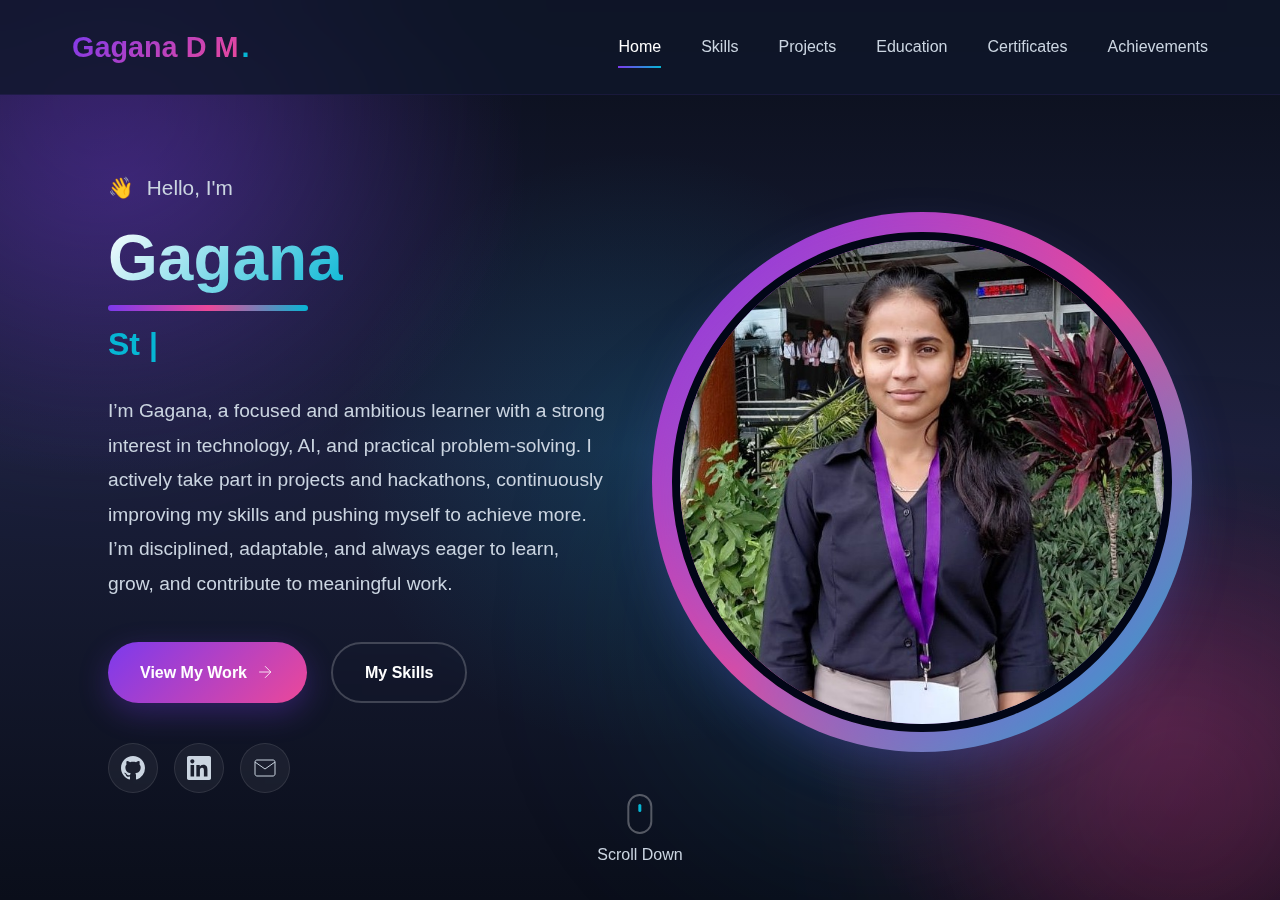
<file: index.html>
<!DOCTYPE html>
<html lang="en">
<head>
    <!-- Google tag (gtag.js) -->
<script async src="https://www.googletagmanager.com/gtag/js?id=G-W8YML89SFB"></script>
<script>
  window.dataLayer = window.dataLayer || [];
  function gtag(){dataLayer.push(arguments);}
  gtag('js', new Date());

  gtag('config', 'G-W8YML89SFB');
</script>
    <meta charset="UTF-8">
    <meta name="viewport" content="width=device-width, initial-scale=1.0">
    <title>Gagana- Portfolio</title>
    <link rel="stylesheet" href="style.css">
</head>
<body>
    <!-- Animated Background -->
    <div class="animated-bg">
        <div class="gradient-orb orb1"></div>
        <div class="gradient-orb orb2"></div>
        <div class="gradient-orb orb3"></div>
    </div>

    <!-- Navigation -->
    <nav class="navbar">
        <div class="nav-container">
            <div class="logo">
                <span class="logo-text">Gagana D M</span>
                <span class="logo-dot">.</span>
                
            </div>
            <div class="nav-menu" id="navMenu">
                <a href="index.html" class="nav-link active">Home</a>
                <a href="skills.html" class="nav-link">Skills</a>
                <a href="projects.html" class="nav-link">Projects</a>
                <a href="education.html" class="nav-link">Education</a>
                <a href="certificates.html" class="nav-link">Certificates</a>
                <a href="achievements.html" class="nav-link">Achievements</a>
            </div>
            <button class="mobile-toggle" onclick="toggleMenu()">
                <span></span>
                <span></span>
                <span></span>
            </button>
        </div>
    </nav>

    <!-- Hero Section -->
    <section class="hero">
        <div class="container">
            <div class="hero-content">
                <div class="hero-text">
                    <div class="greeting">
                        <span class="wave">👋</span>
                        <span>Hello, I'm</span>
                    </div>
                    <h1 class="hero-title">
                        <span class="name-text">Gagana</span>
                        <div class="title-underline"></div>
                    </h1>
                    <h2 class="hero-subtitle">
                        <span class="typing-text">Student at Global Academy of Technology</span>
                        <span class="cursor">|</span>
                    </h2>
                    <p class="hero-description">
                        I’m Gagana, a focused and ambitious learner with a strong interest in technology, AI, and practical problem-solving. I actively take part in projects and hackathons, continuously improving my skills and pushing myself to achieve more. I’m disciplined, adaptable, and always eager to learn, grow, and contribute to meaningful work.
                    </p>
                    <div class="cta-buttons">
                        <a href="projects.html" class="btn btn-primary">
                            <span>View My Work</span>
                            <svg width="20" height="20" viewBox="0 0 24 24" fill="none" stroke="currentColor">
                                <path d="M5 12h14M12 5l7 7-7 7"/>
                            </svg>
                        </a>
                        <a href="skills.html" class="btn btn-outline">
                            <span>My Skills</span>
                        </a>
                    </div>
                    <div class="social-links">
                        <a href="https://github.com/GAGANAMUNIRAJU" class="social-link" title="GitHub">
                            <svg width="24" height="24" viewBox="0 0 24 24" fill="currentColor">
                                <path d="M12 0C5.37 0 0 5.37 0 12c0 5.31 3.435 9.795 8.205 11.385.6.105.825-.255.825-.57 0-.285-.015-1.23-.015-2.235-3.015.555-3.795-.735-4.035-1.41-.135-.345-.72-1.41-1.23-1.695-.42-.225-1.02-.78-.015-.795.945-.015 1.62.87 1.845 1.23 1.08 1.815 2.805 1.305 3.495.99.105-.78.42-1.305.765-1.605-2.67-.3-5.46-1.335-5.46-5.925 0-1.305.465-2.385 1.23-3.225-.12-.3-.54-1.53.12-3.18 0 0 1.005-.315 3.3 1.23.96-.27 1.98-.405 3-.405s2.04.135 3 .405c2.295-1.56 3.3-1.23 3.3-1.23.66 1.65.24 2.88.12 3.18.765.84 1.23 1.905 1.23 3.225 0 4.605-2.805 5.625-5.475 5.925.435.375.81 1.095.81 2.22 0 1.605-.015 2.895-.015 3.3 0 .315.225.69.825.57A12.02 12.02 0 0024 12c0-6.63-5.37-12-12-12z"/>
                            </svg>
                        </a>
                        <a href="https://www.linkedin.com/in/gagana-d-m-7022972b9?utm_source=share&utm_campaign=share_via&utm_content=profile&utm_medium=android_app " class="social-link" title="LinkedIn">
                            <svg width="24" height="24" viewBox="0 0 24 24" fill="currentColor">
                                <path d="M20.447 20.452h-3.554v-5.569c0-1.328-.027-3.037-1.852-3.037-1.853 0-2.136 1.445-2.136 2.939v5.667H9.351V9h3.414v1.561h.046c.477-.9 1.637-1.85 3.37-1.85 3.601 0 4.267 2.37 4.267 5.455v6.286zM5.337 7.433c-1.144 0-2.063-.926-2.063-2.065 0-1.138.92-2.063 2.063-2.063 1.14 0 2.064.925 2.064 2.063 0 1.139-.925 2.065-2.064 2.065zm1.782 13.019H3.555V9h3.564v11.452zM22.225 0H1.771C.792 0 0 .774 0 1.729v20.542C0 23.227.792 24 1.771 24h20.451C23.2 24 24 23.227 24 22.271V1.729C24 .774 23.2 0 22.222 0h.003z"/>
                            </svg>
                        </a>
                        <a href="mailto:9027gaganadm@gmail.com" class="social-link" title="Email">
    <svg width="24" height="24" viewBox="0 0 24 24" fill="none" stroke="currentColor">
        <path d="M4 4h16c1.1 0 2 .9 2 2v12c0 1.1-.9 2-2 2H4c-1.1 0-2-.9-2-2V6c0-1.1.9-2 2-2z"/>
        <polyline points="22,6 12,13 2,6"/>
    </svg>
</a>

                    </div>
                </div>
                <div class="hero-image">
                    <div class="image-wrapper">
                        <div class="image-border"></div>
                        <div class="profile-pic">
                           
                            <div class="placeholder-avatar">
                                <svg width="100" height="100" viewBox="0 0 24 24" fill="currentColor">
                                     <img src="logo.jpg" alt="Your Name"> 
                                    <path d="M12 12c2.21 0 4-1.79 4-4s-1.79-4-4-4-4 1.79-4 4 1.79 4 4 4zm0 2c-2.67 0-8 1.34-8 4v2h16v-2c0-2.66-5.33-4-8-4z"/>
                                </svg>
                            </div>
                        </div>
                       
                    </div>
                </div>
            </div>
        </div>

        <!-- Scroll Indicator -->
        <div class="scroll-indicator">
            <div class="mouse">
                <div class="wheel"></div>
            </div>
            <span>Scroll Down</span>
        </div>
    </section>


    <script src="script.js"></script>
</body>
</html>
</file>
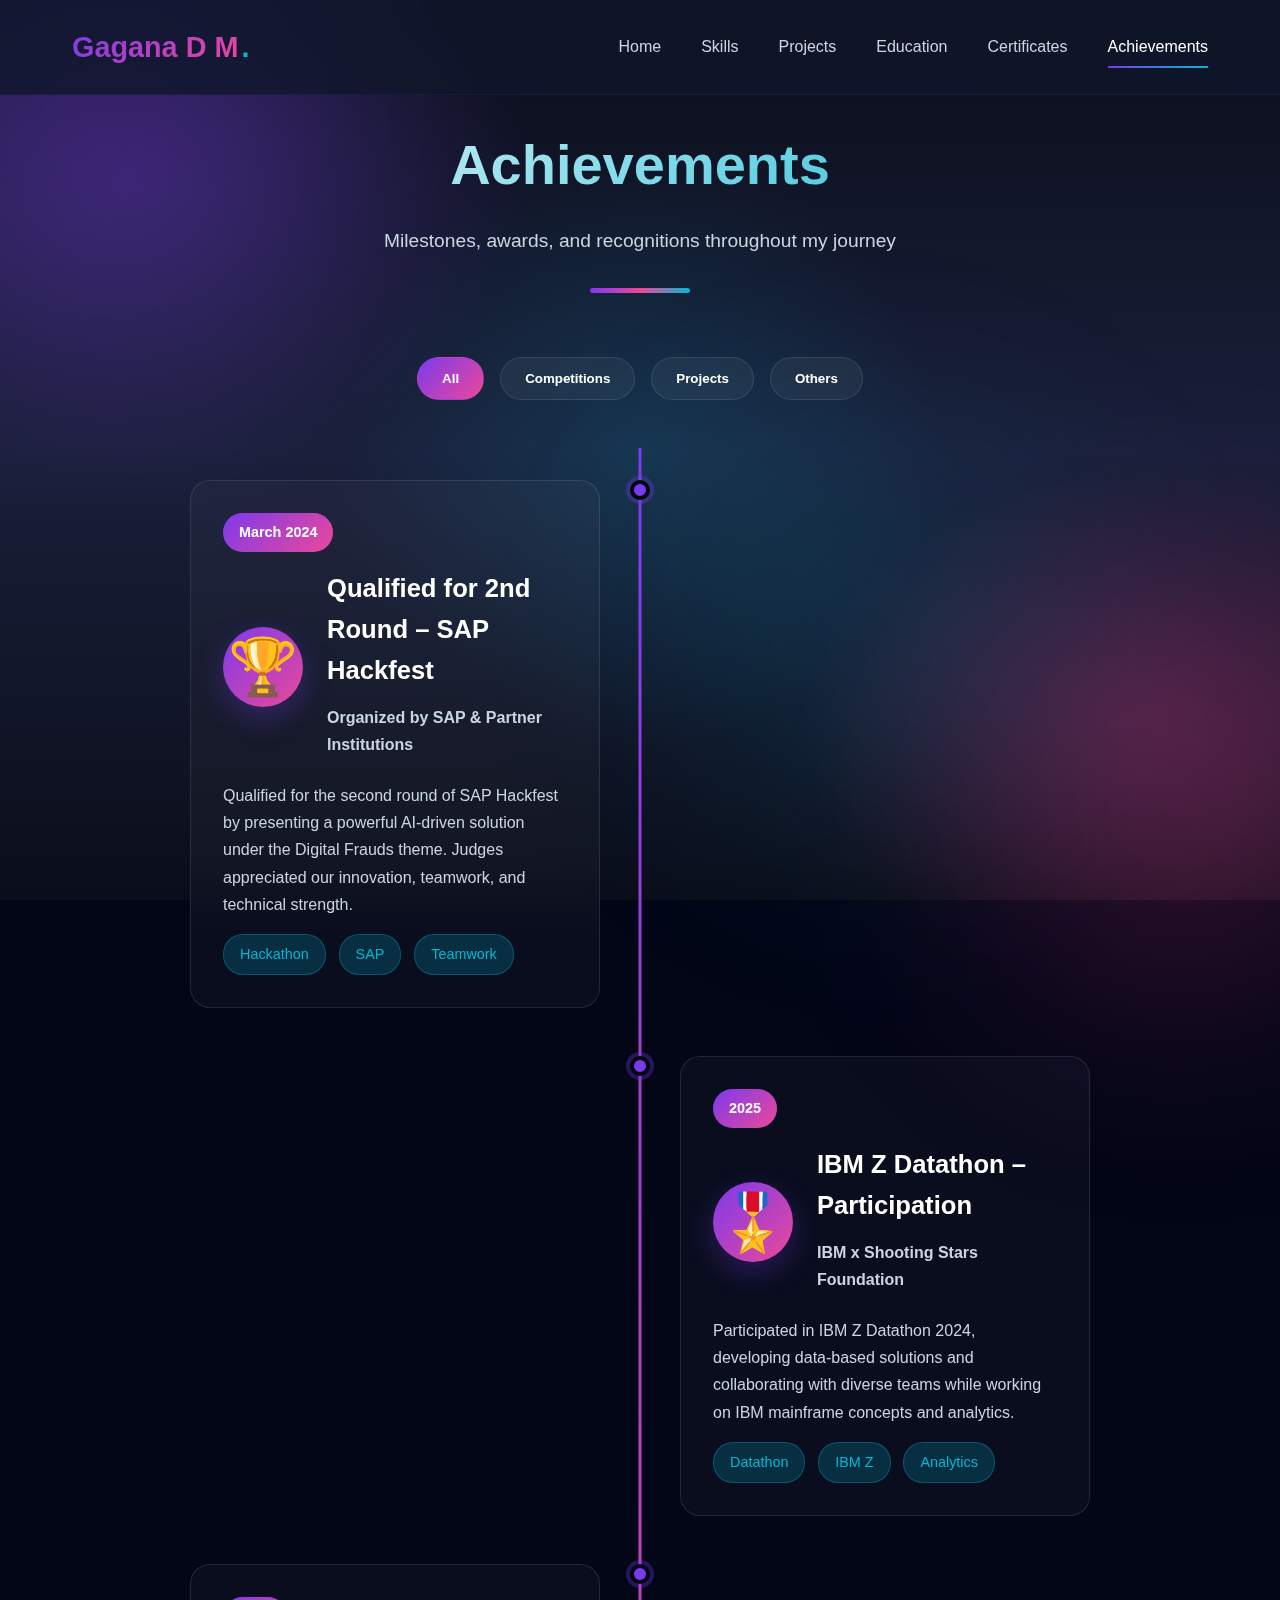
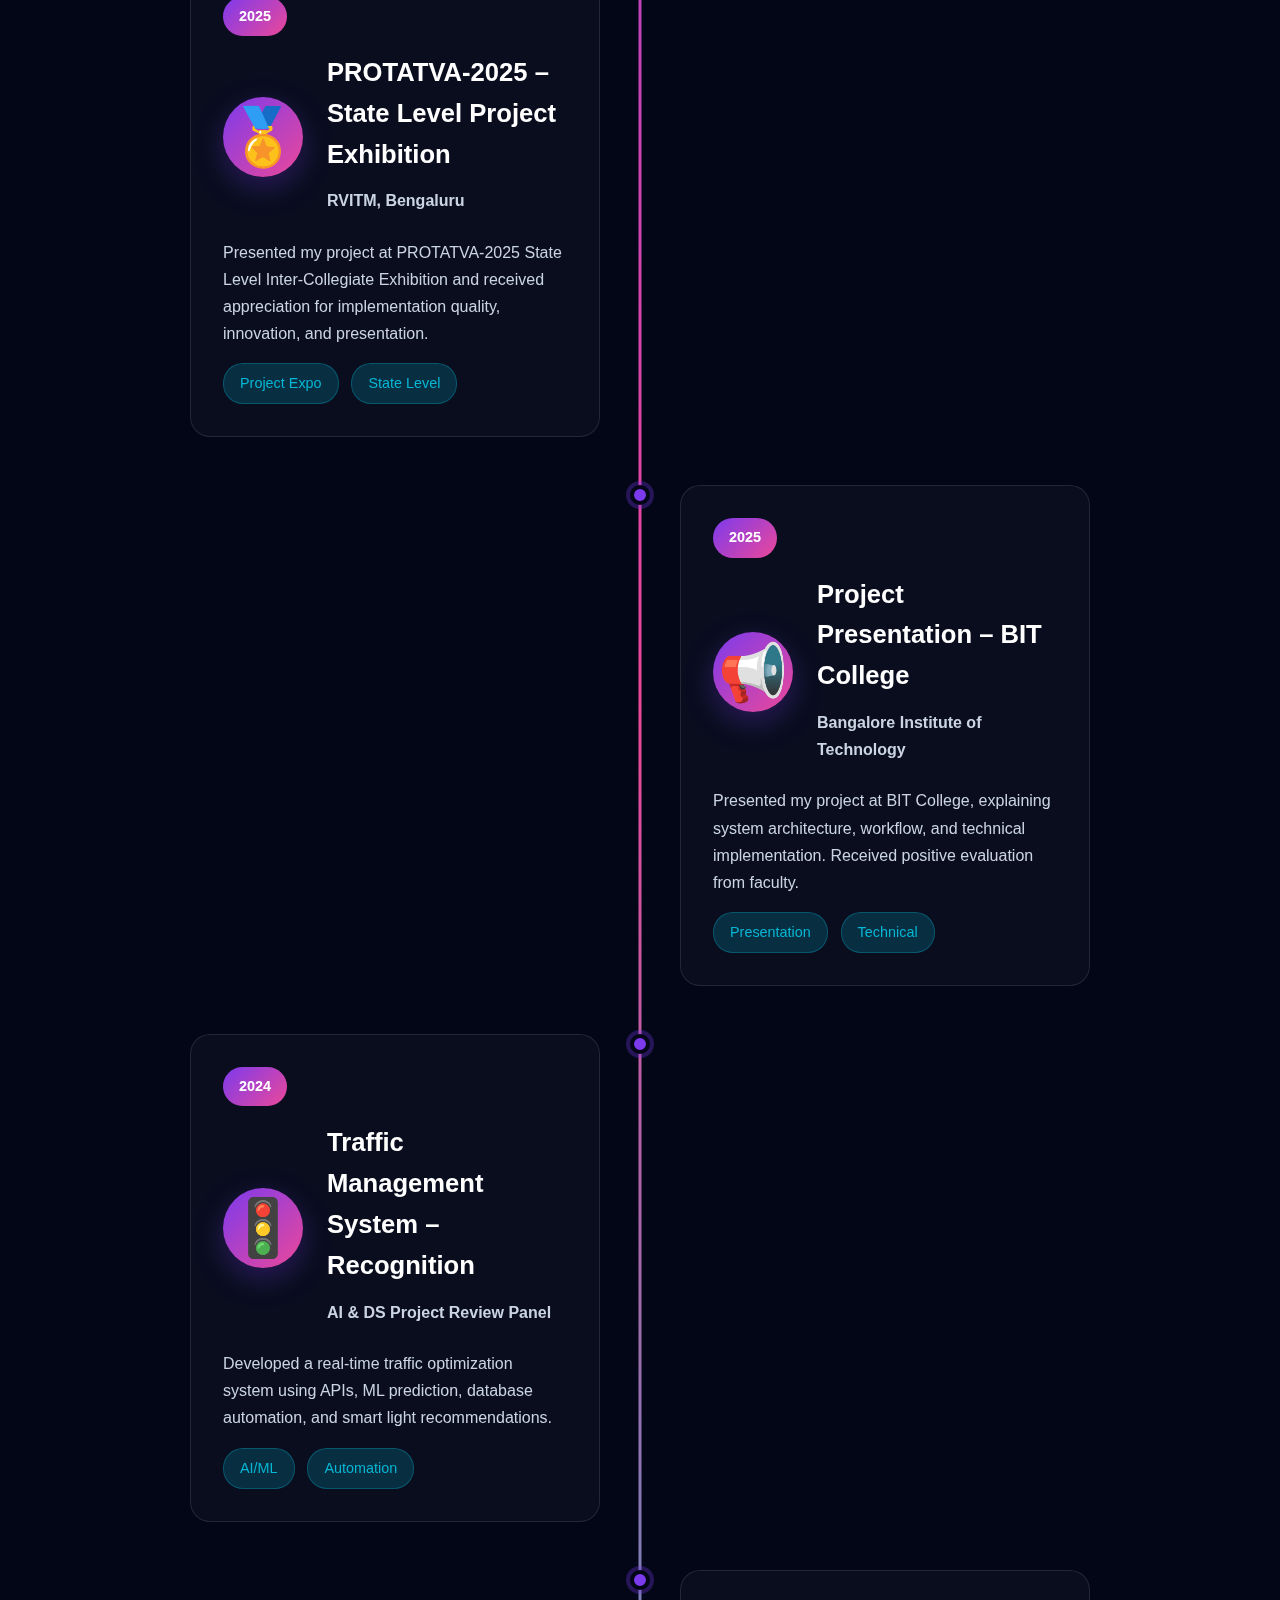
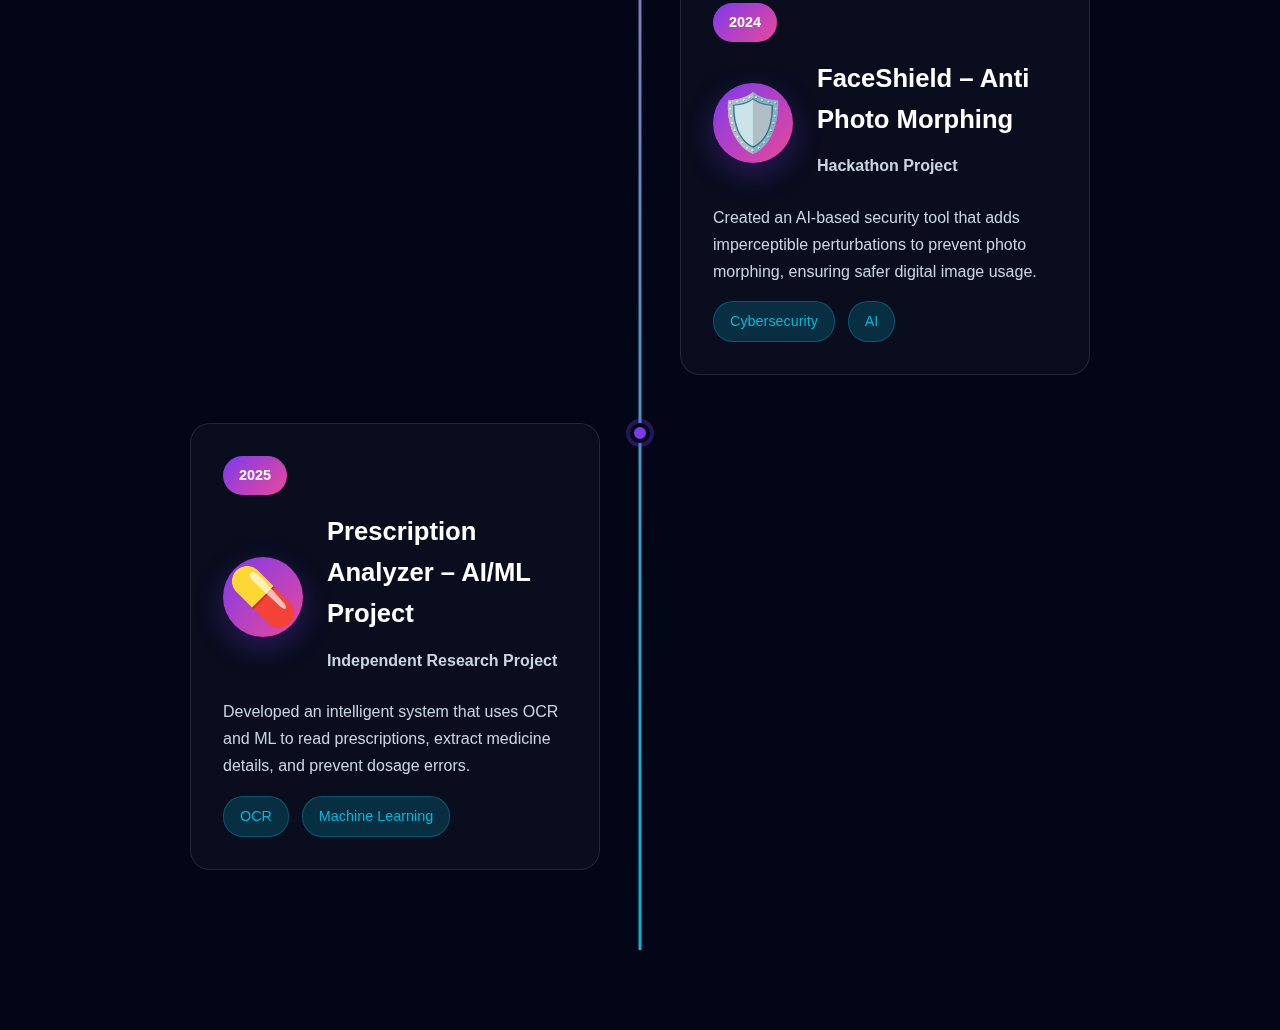
<file: achievements.html>
<!DOCTYPE html>
<html lang="en">
<head>
    <!-- Google tag (gtag.js) -->
<script async src="https://www.googletagmanager.com/gtag/js?id=G-W8YML89SFB"></script>
<script>
  window.dataLayer = window.dataLayer || [];
  function gtag(){dataLayer.push(arguments);}
  gtag('js', new Date());

  gtag('config', 'G-W8YML89SFB');
</script>
    <meta charset="UTF-8">
    <meta name="viewport" content="width=device-width, initial-scale=1.0">
    <title>Achievements - Gagana</title>
    <link rel="stylesheet" href="style.css">
    <link rel="stylesheet" href="pages.css">
</head>
<body>

    <!-- Animated Background -->
    <div class="animated-bg">
        <div class="gradient-orb orb1"></div>
        <div class="gradient-orb orb2"></div>
        <div class="gradient-orb orb3"></div>
    </div>

    <!-- Navigation -->
    <nav class="navbar">
        <div class="nav-container">
            <div class="logo">
                <span class="logo-text">Gagana D M</span>
                <span class="logo-dot">.</span>
            </div>
            <div class="nav-menu" id="navMenu">
                <a href="index.html" class="nav-link">Home</a>
                <a href="skills.html" class="nav-link">Skills</a>
                <a href="projects.html" class="nav-link">Projects</a>
                <a href="education.html" class="nav-link">Education</a>
                <a href="certificates.html" class="nav-link">Certificates</a>
                <a href="achievements.html" class="nav-link active">Achievements</a>
            </div>
            <button class="mobile-toggle" onclick="toggleMenu()">
                <span></span><span></span><span></span>
            </button>
        </div>
    </nav>

    <!-- Achievements Section -->
    <section class="page-section">
        <div class="container">
            <div class="page-header">
                <h1 class="page-title">Achievements</h1>
                <p class="page-description">Milestones, awards, and recognitions throughout my journey</p>
                <div class="title-decoration"></div>
            </div>

            <!-- Achievement Categories -->
            <div class="achievement-categories">
                <button class="category-btn active" data-category="all">All</button>
                <button class="category-btn" data-category="competition">Competitions</button>
                <button class="category-btn" data-category="project">Projects</button>
                <button class="category-btn" data-category="other">Others</button>
            </div>

            <!-- Achievements Timeline -->
            <div class="timeline">

                <!-- Achievement 1: SAP Hackfest -->
                <div class="timeline-item" data-category="competition">
                    <div class="timeline-dot"></div>
                    <div class="timeline-content achievement-content">
                        <span class="timeline-date">March 2024</span>
                        <div class="achievement-header">
                            <div class="achievement-medal">🏆</div>
                            <div>
                                <h3>Qualified for 2nd Round – SAP Hackfest</h3>
                                <p class="achievement-organizer">Organized by SAP & Partner Institutions</p>
                            </div>
                        </div>
                        <p class="achievement-description">
                            Qualified for the second round of SAP Hackfest by presenting a powerful AI-driven
                            solution under the Digital Frauds theme. Judges appreciated our innovation,
                            teamwork, and technical strength.
                        </p>
                        <div class="achievement-tags">
                            <span class="achievement-tag">Hackathon</span>
                            <span class="achievement-tag">SAP</span>
                            <span class="achievement-tag">Teamwork</span>
                        </div>
                    </div>
                </div>

                <!-- Achievement 2: IBM Z Datathon -->
                <div class="timeline-item" data-category="competition">
                    <div class="timeline-dot"></div>
                    <div class="timeline-content achievement-content">
                        <span class="timeline-date">2025</span>
                        <div class="achievement-header">
                            <div class="achievement-medal">🎖️</div>
                            <div>
                                <h3>IBM Z Datathon – Participation</h3>
                                <p class="achievement-organizer">IBM x Shooting Stars Foundation</p>
                            </div>
                        </div>
                        <p class="achievement-description">
                            Participated in IBM Z Datathon 2024, developing data-based solutions and collaborating
                            with diverse teams while working on IBM mainframe concepts and analytics.
                        </p>
                        <div class="achievement-tags">
                            <span class="achievement-tag">Datathon</span>
                            <span class="achievement-tag">IBM Z</span>
                            <span class="achievement-tag">Analytics</span>
                        </div>
                    </div>
                </div>

                <!-- Achievement 3: PROTATVA 2025 -->
                <div class="timeline-item" data-category="competition">
                    <div class="timeline-dot"></div>
                    <div class="timeline-content achievement-content">
                        <span class="timeline-date">2025</span>
                        <div class="achievement-header">
                            <div class="achievement-medal">🏅</div>
                            <div>
                                <h3>PROTATVA-2025 – State Level Project Exhibition</h3>
                                <p class="achievement-organizer">RVITM, Bengaluru</p>
                            </div>
                        </div>
                        <p class="achievement-description">
                            Presented my project at PROTATVA-2025 State Level Inter-Collegiate Exhibition
                            and received appreciation for implementation quality, innovation, and presentation.
                        </p>
                        <div class="achievement-tags">
                            <span class="achievement-tag">Project Expo</span>
                            <span class="achievement-tag">State Level</span>
                        </div>
                    </div>
                </div>

                <!-- Achievement 4: BIT College Presentation -->
                <div class="timeline-item" data-category="competition">
                    <div class="timeline-dot"></div>
                    <div class="timeline-content achievement-content">
                        <span class="timeline-date">2025</span>
                        <div class="achievement-header">
                            <div class="achievement-medal">📢</div>
                            <div>
                                <h3>Project Presentation – BIT College</h3>
                                <p class="achievement-organizer">Bangalore Institute of Technology</p>
                            </div>
                        </div>
                        <p class="achievement-description">
                            Presented my project at BIT College, explaining system architecture, workflow,
                            and technical implementation. Received positive evaluation from faculty.
                        </p>
                        <div class="achievement-tags">
                            <span class="achievement-tag">Presentation</span>
                            <span class="achievement-tag">Technical</span>
                        </div>
                    </div>
                </div>

                

                <!-- Achievement 6: Traffic Management System -->
                <div class="timeline-item" data-category="project">
                    <div class="timeline-dot"></div>
                    <div class="timeline-content achievement-content">
                        <span class="timeline-date">2024</span>
                        <div class="achievement-header">
                            <div class="achievement-medal">🚦</div>
                            <div>
                                <h3>Traffic Management System – Recognition</h3>
                                <p class="achievement-organizer">AI & DS Project Review Panel</p>
                            </div>
                        </div>
                        <p class="achievement-description">
                            Developed a real-time traffic optimization system using APIs, ML prediction,
                            database automation, and smart light recommendations.
                        </p>
                        <div class="achievement-tags">
                            <span class="achievement-tag">AI/ML</span>
                            <span class="achievement-tag">Automation</span>
                        </div>
                    </div>
                </div>

                <!-- Achievement 7: FaceShield -->
                <div class="timeline-item" data-category="project">
                    <div class="timeline-dot"></div>
                    <div class="timeline-content achievement-content">
                        <span class="timeline-date">2024</span>
                        <div class="achievement-header">
                            <div class="achievement-medal">🛡️</div>
                            <div>
                                <h3>FaceShield – Anti Photo Morphing</h3>
                                <p class="achievement-organizer">Hackathon Project</p>
                            </div>
                        </div>
                        <p class="achievement-description">
                            Created an AI-based security tool that adds imperceptible perturbations to prevent
                            photo morphing, ensuring safer digital image usage.
                        </p>
                        <div class="achievement-tags">
                            <span class="achievement-tag">Cybersecurity</span>
                            <span class="achievement-tag">AI</span>
                        </div>
                    </div>
                </div>

                <!-- Achievement 8: Prescription Analyzer -->
                <div class="timeline-item" data-category="project">
                    <div class="timeline-dot"></div>
                    <div class="timeline-content achievement-content">
                        <span class="timeline-date">2025</span>
                        <div class="achievement-header">
                            <div class="achievement-medal">💊</div>
                            <div>
                                <h3>Prescription Analyzer – AI/ML Project</h3>
                                <p class="achievement-organizer">Independent Research Project</p>
                            </div>
                        </div>
                        <p class="achievement-description">
                            Developed an intelligent system that uses OCR and ML to read prescriptions,
                            extract medicine details, and prevent dosage errors.
                        </p>
                        <div class="achievement-tags">
                            <span class="achievement-tag">OCR</span>
                            <span class="achievement-tag">Machine Learning</span>
                        </div>
                    </div>
                </div>

            </div>
        </div>
    </section>

    <script src="script.js"></script>
    <script src="pages.js"></script>

    <script>
        // Achievement Category Filter
        document.addEventListener('DOMContentLoaded', () => {
            const categoryBtns = document.querySelectorAll('.category-btn');
            const timelineItems = document.querySelectorAll('.timeline-item');

            categoryBtns.forEach(btn => {
                btn.addEventListener('click', () => {
                    const category = btn.dataset.category;

                    categoryBtns.forEach(b => b.classList.remove('active'));
                    btn.classList.add('active');

                    timelineItems.forEach(item => {
                        if (category === 'all' || item.dataset.category === category) {
                            item.style.display = 'block';
                            setTimeout(() => {
                                item.style.opacity = '1';
                                item.style.transform = 'translateY(0)';
                            }, 10);
                        } else {
                            item.style.opacity = '0';
                            item.style.transform = 'translateY(30px)';
                            setTimeout(() => item.style.display = 'none', 300);
                        }
                    });
                });
            });
        });
    </script>

</body>
</html>
</file>
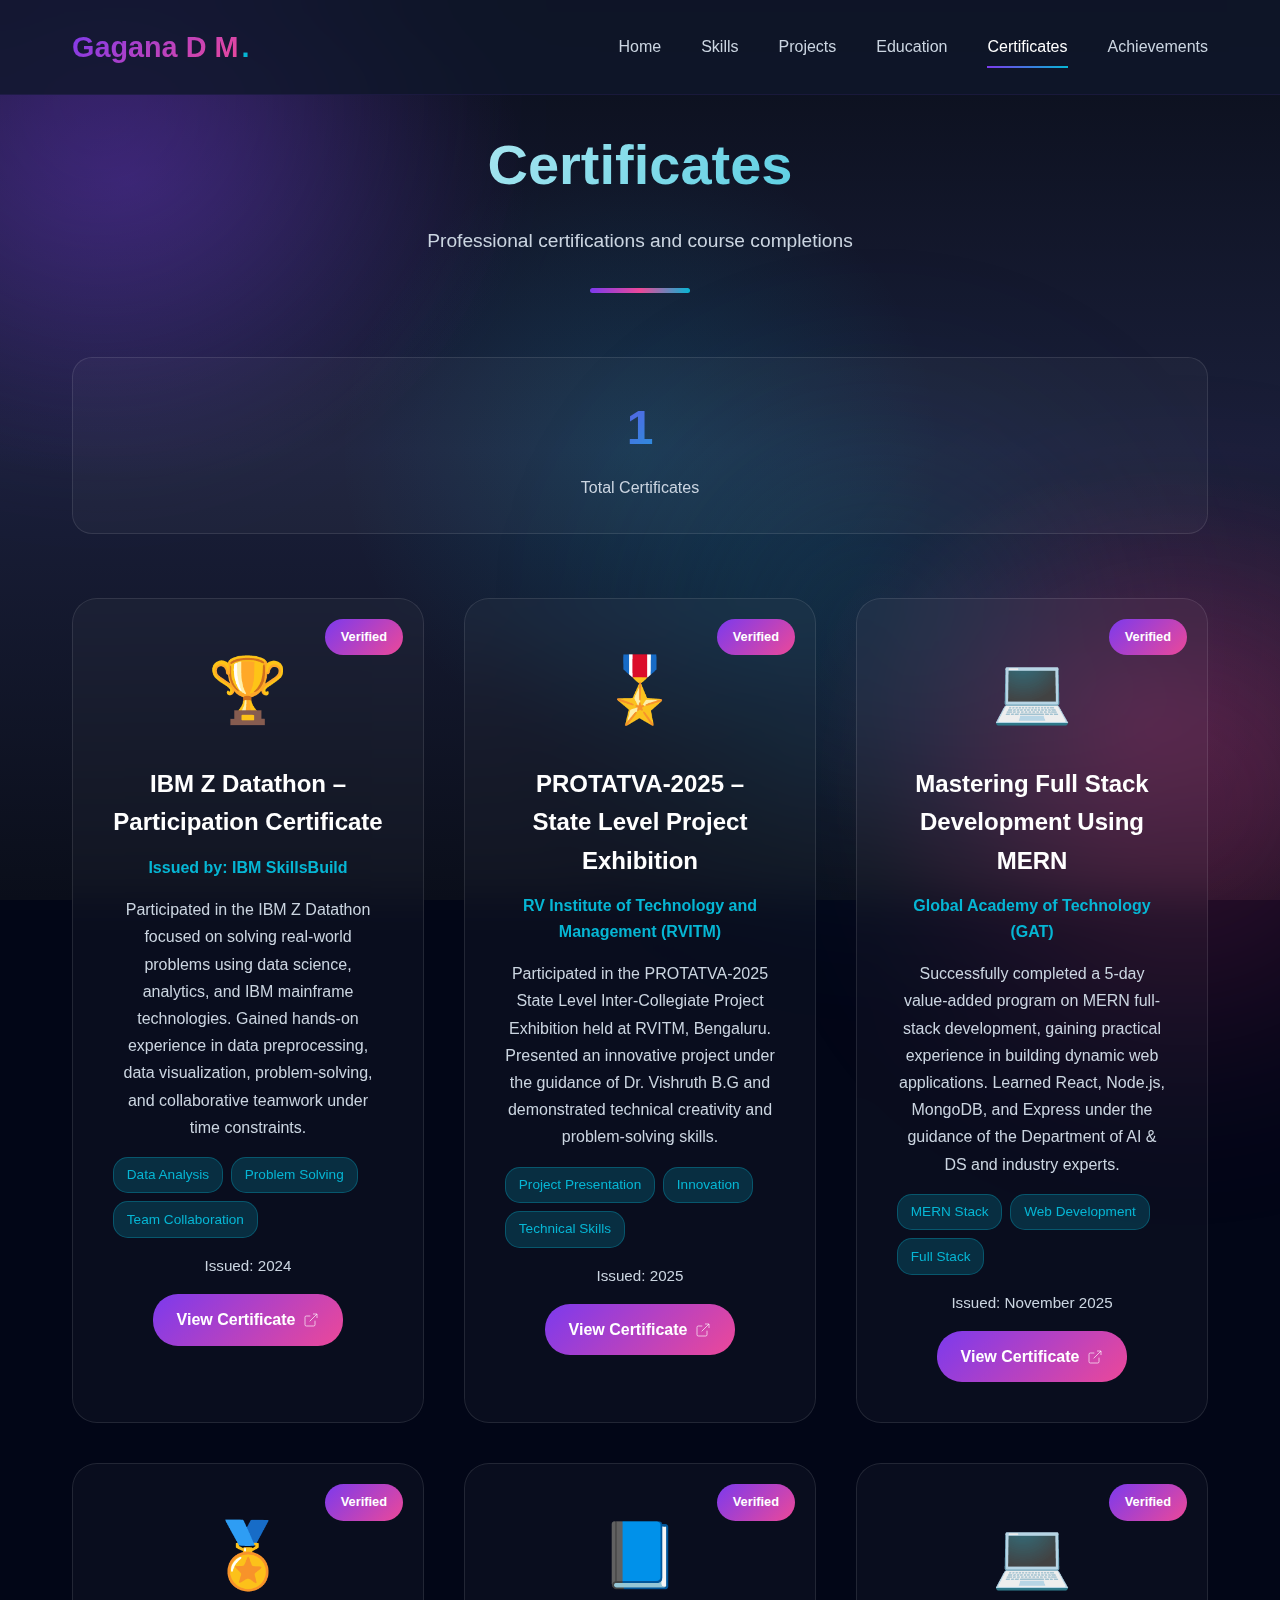
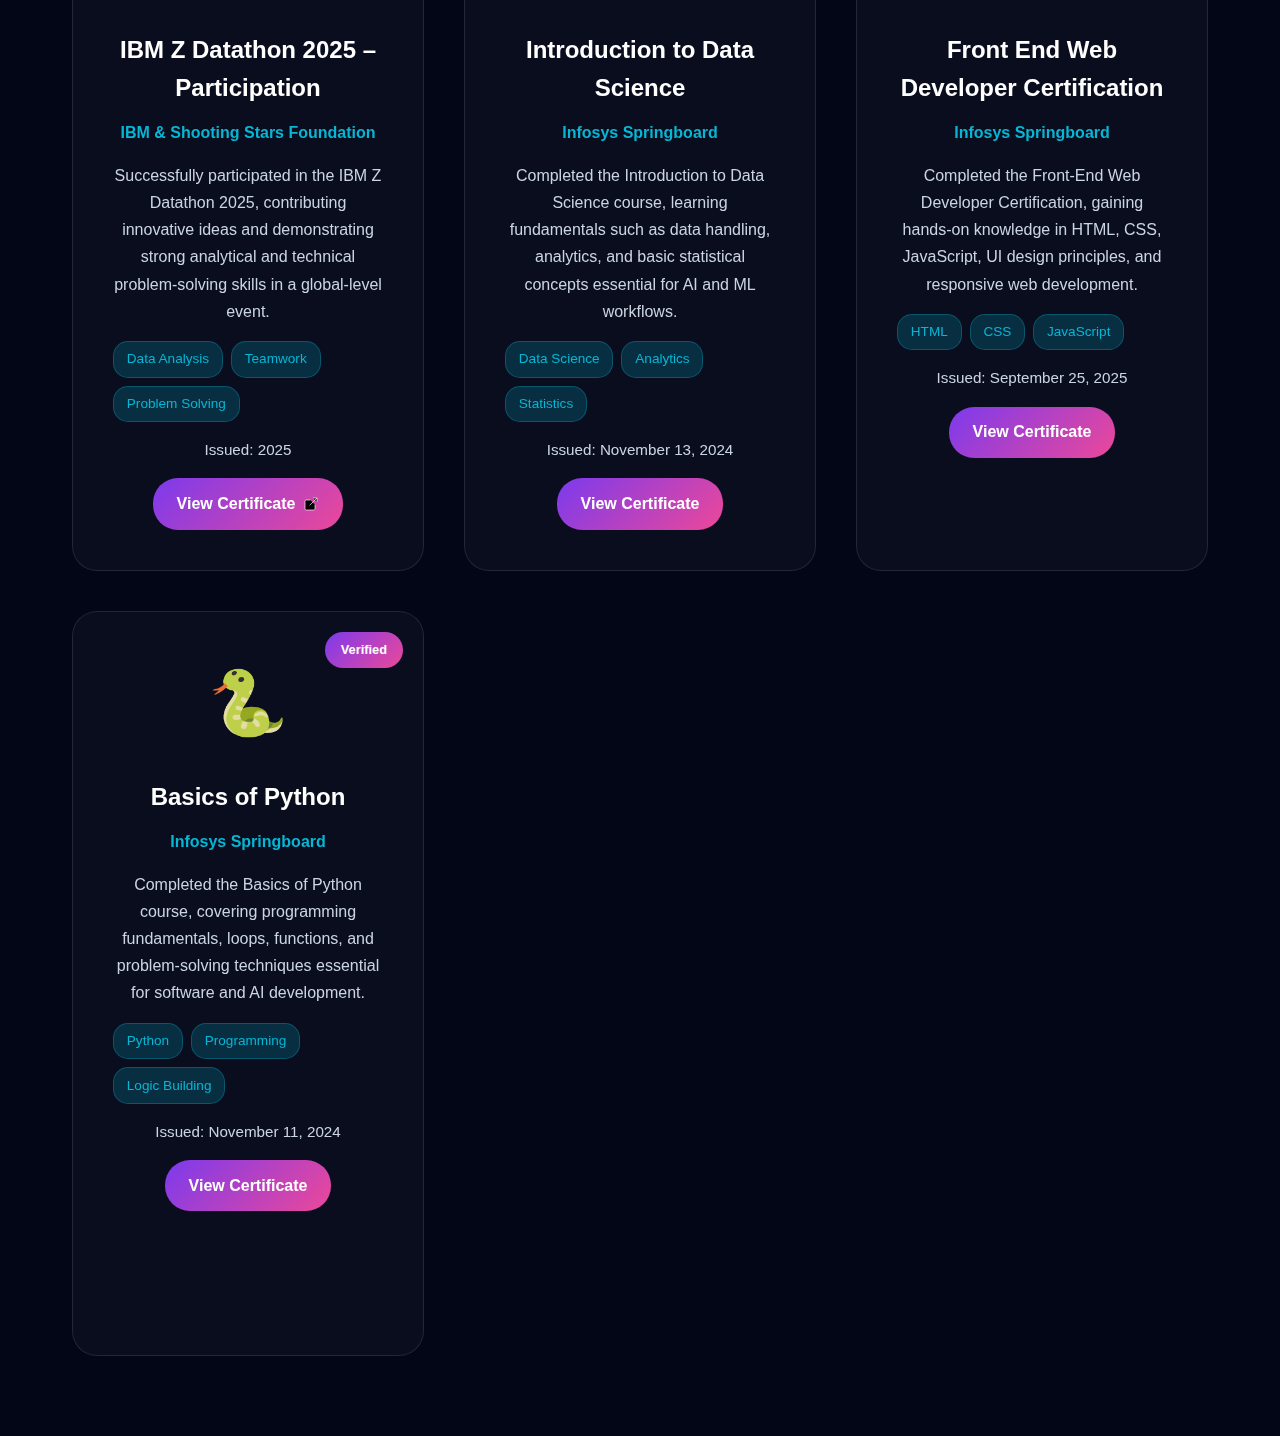
<file: certificates.html>
<!DOCTYPE html>
<html lang="en">
<head>
    <!-- Google tag (gtag.js) -->
<script async src="https://www.googletagmanager.com/gtag/js?id=G-W8YML89SFB"></script>
<script>
  window.dataLayer = window.dataLayer || [];
  function gtag(){dataLayer.push(arguments);}
  gtag('js', new Date());

  gtag('config', 'G-W8YML89SFB');
</script>
    <meta charset="UTF-8">
    <meta name="viewport" content="width=device-width, initial-scale=1.0">
    <title>Certificates - Gagana</title>
    <link rel="stylesheet" href="style.css">
    <link rel="stylesheet" href="pages.css">
</head>
<body>
    <!-- Animated Background -->
    <div class="animated-bg">
        <div class="gradient-orb orb1"></div>
        <div class="gradient-orb orb2"></div>
        <div class="gradient-orb orb3"></div>
    </div>

    <!-- Navigation -->
    <nav class="navbar">
        <div class="nav-container">
            <div class="logo">
                <span class="logo-text">Gagana D M</span>
                <span class="logo-dot">.</span>
            </div>
            <div class="nav-menu" id="navMenu">
                <a href="index.html" class="nav-link">Home</a>
                <a href="skills.html" class="nav-link">Skills</a>
                <a href="projects.html" class="nav-link">Projects</a>
                <a href="education.html" class="nav-link">Education</a>
                <a href="certificates.html" class="nav-link active">Certificates</a>
                <a href="achievements.html" class="nav-link">Achievements</a>
            </div>
            <button class="mobile-toggle" onclick="toggleMenu()">
                <span></span>
                <span></span>
                <span></span>
            </button>
        </div>
    </nav>

    <!-- Certificates Section -->
    <section class="page-section">
        <div class="container">
            <!-- Page Header -->
            <div class="page-header">
                <h1 class="page-title">Certificates</h1>
                <p class="page-description">Professional certifications and course completions</p>
                <div class="title-decoration"></div>
            </div>

            <!-- Certificate Statistics - EDIT THESE NUMBERS -->
            <div class="cert-stats">
                <div class="cert-stat-item">
                    <div class="cert-stat-number" data-count="8">0</div>
                    <div class="cert-stat-label">Total Certificates</div>
                </div>
                
                
            </div>

            <!-- Certificates Grid -->
            <div class="certificates-grid">
<div class="certificate-card">
    <span class="certificate-badge">Verified</span>
    <div class="certificate-icon">🏆</div>
    <h3>IBM Z Datathon – Participation Certificate</h3>
    <p class="certificate-issuer">Issued by: IBM SkillsBuild</p>
    <p class="certificate-description">
        Participated in the IBM Z Datathon focused on solving real-world problems using data science, analytics, 
        and IBM mainframe technologies. Gained hands-on experience in data preprocessing, data visualization, 
        problem-solving, and collaborative teamwork under time constraints.
    </p>
    <div class="certificate-skills">
        <span class="cert-skill">Data Analysis</span>
        <span class="cert-skill">Problem Solving</span>
        <span class="cert-skill">Team Collaboration</span>
    </div>
    <p class="certificate-date">Issued: 2024</p>
    <a href="https://drive.google.com/file/d/1T-sEuaoxmVOkcwtY8yxA19jLB37p1ijx/view?usp=drive_link" class="cert-verify-btn" target="_blank">
        <span>View Certificate</span>
        <svg width="16" height="16" viewBox="0 0 24 24" fill="none" stroke="currentColor">
            <path d="M18 13v6a2 2 0 0 1-2 2H5a2 2 0 0 1-2-2V8a2 2 0 0 1 2-2h6M15 3h6v6M10 14L21 3"/>
        </svg>
    </a>
</div>
<div class="certificate-card">
    <span class="certificate-badge">Verified</span>
    <div class="certificate-icon">🎖️</div>
    <h3>PROTATVA-2025 – State Level Project Exhibition</h3>
    <p class="certificate-issuer">RV Institute of Technology and Management (RVITM)</p>
    <p class="certificate-description">
        Participated in the PROTATVA-2025 State Level Inter-Collegiate Project Exhibition 
        held at RVITM, Bengaluru. Presented an innovative project under the guidance of 
        Dr. Vishruth B.G and demonstrated technical creativity and problem-solving skills.
    </p>
    <div class="certificate-skills">
        <span class="cert-skill">Project Presentation</span>
        <span class="cert-skill">Innovation</span>
        <span class="cert-skill">Technical Skills</span>
    </div>
    <p class="certificate-date">Issued: 2025</p>
    <a href="https://drive.google.com/file/d/1X23bkEfsuza4mL9z7slPIvXAekkUdcFv/view?usp=drive_link" class="cert-verify-btn" target="_blank">
        <span>View Certificate</span>
        <svg width="16" height="16" viewBox="0 0 24 24" fill="none" stroke="currentColor">
            <path d="M18 13v6a2 2 0 0 1-2 2H5a2 2 0 0 1-2-2V8a2 2 0 0 1 2-2h6M15 3h6v6M10 14L21 3"/>
        </svg>
    </a>
</div>
<div class="certificate-card">
    <span class="certificate-badge">Verified</span>
    <div class="certificate-icon">💻</div>
    <h3>Mastering Full Stack Development Using MERN</h3>
    <p class="certificate-issuer">Global Academy of Technology (GAT)</p>
    <p class="certificate-description">
        Successfully completed a 5-day value-added program on MERN full-stack development, 
        gaining practical experience in building dynamic web applications. Learned React, Node.js, 
        MongoDB, and Express under the guidance of the Department of AI & DS and industry experts.
    </p>
    <div class="certificate-skills">
        <span class="cert-skill">MERN Stack</span>
        <span class="cert-skill">Web Development</span>
        <span class="cert-skill">Full Stack</span>
    </div>
    <p class="certificate-date">Issued: November 2025</p>
    <a href="https://drive.google.com/file/d/1uhKjS46LLrxf8QDPkvMqcmTX0G8ky3jt/view?usp=drive_link" class="cert-verify-btn" target="_blank">
        <span>View Certificate</span>
        <svg width="16" height="16" viewBox="0 0 24 24" fill="none" stroke="currentColor">
            <path d="M18 13v6a2 2 0 0 1-2 2H5a2 2 0 0 1-2-2V8a2 2 0 0 1 2-2h6M15 3h6v6M10 14L21 3"/>
        </svg>
    </a>
</div>
<div class="certificate-card">
    <span class="certificate-badge">Verified</span>
    <div class="certificate-icon">🏅</div>
    <h3>IBM Z Datathon 2025 – Participation</h3>
    <p class="certificate-issuer">IBM & Shooting Stars Foundation</p>
    <p class="certificate-description">
        Successfully participated in the IBM Z Datathon 2025, contributing innovative ideas
        and demonstrating strong analytical and technical problem-solving skills in a global-level event.
    </p>
    <div class="certificate-skills">
        <span class="cert-skill">Data Analysis</span>
        <span class="cert-skill">Teamwork</span>
        <span class="cert-skill">Problem Solving</span>
    </div>
    <p class="certificate-date">Issued: 2025</p>
    <a href="https://drive.google.com/file/d/1T-sEuaoxmVOkcwtY8yxA19jLB37p1ijx/view?usp=drive_link" class="cert-verify-btn" target="_blank">
        <span>View Certificate</span>
        <svg width="16" height="16" viewBox="0 0 24 24" stroke="currentColor">
            <path d="M18 13v6a2 2 0 0 1-2 2H5a2 2 0 0 1-2-2V8a2 2 0 0 1 2-2h6M15 3h6v6M10 14L21 3"/>
        </svg>
    </a>
</div>

<div class="certificate-card">
    <span class="certificate-badge">Verified</span>
    <div class="certificate-icon">📘</div>
    <h3>Introduction to Data Science</h3>
    <p class="certificate-issuer">Infosys Springboard</p>
    <p class="certificate-description">
        Completed the Introduction to Data Science course, learning fundamentals such as data handling,
        analytics, and basic statistical concepts essential for AI and ML workflows.
    </p>
    <div class="certificate-skills">
        <span class="cert-skill">Data Science</span>
        <span class="cert-skill">Analytics</span>
        <span class="cert-skill">Statistics</span>
    </div>
    <p class="certificate-date">Issued: November 13, 2024</p>
    <a href="https://drive.google.com/file/d/1UyDozXHzT9uZqeC-gaxF3MGNOE2DJt4L/view?usp=drive_link" class="cert-verify-btn" target="_blank">
        <span>View Certificate</span>
    </a>
</div>
<div class="certificate-card">
    <span class="certificate-badge">Verified</span>
    <div class="certificate-icon">💻</div>
    <h3>Front End Web Developer Certification</h3>
    <p class="certificate-issuer">Infosys Springboard</p>
    <p class="certificate-description">
        Completed the Front-End Web Developer Certification, gaining hands-on knowledge in HTML,
        CSS, JavaScript, UI design principles, and responsive web development.
    </p>
    <div class="certificate-skills">
        <span class="cert-skill">HTML</span>
        <span class="cert-skill">CSS</span>
        <span class="cert-skill">JavaScript</span>
    </div>
    <p class="certificate-date">Issued: September 25, 2025</p>
    <a href="https://drive.google.com/file/d/1fGstFJXdhB8qGda36yf8kChLax3ekgGT/view?usp=drive_link" class="cert-verify-btn" target="_blank">
        <span>View Certificate</span>
    </a>
</div>
<div class="certificate-card">
    <span class="certificate-badge">Verified</span>
    <div class="certificate-icon">🐍</div>
    <h3>Basics of Python</h3>
    <p class="certificate-issuer">Infosys Springboard</p>
    <p class="certificate-description">
        Completed the Basics of Python course, covering programming fundamentals, loops, functions,
        and problem-solving techniques essential for software and AI development.
    </p>
    <div class="certificate-skills">
        <span class="cert-skill">Python</span>
        <span class="cert-skill">Programming</span>
        <span class="cert-skill">Logic Building</span>
    </div>
    <p class="certificate-date">Issued: November 11, 2024</p>
    <a href="https://drive.google.com/file/d/1L2Dk6YQjOIBU53ilsqyoyiLkO-EeIwoq/view?usp=drive_link" class="cert-verify-btn" target="_blank">
        <span>View Certificate</span>
    </a>
</div>
<div class="certificate-card">
    <span class="certificate-badge">Verified</span>
    <div class="certificate-icon">🤖</div>
    <h3>Machine Learning Foundation Certification</h3>
    <p class="certificate-issuer">Infosys Springboard</p>
    <p class="certificate-description">
        Completed Machine Learning Foundation Certification, learning supervised and unsupervised models,
        feature engineering, evaluation metrics, and fundamentals of ML workflows.
    </p>
    <div class="certificate-skills">
        <span class="cert-skill">Machine Learning</span>
        <span class="cert-skill">Model Training</span>
        <span class="cert-skill">Data Preprocessing</span>
    </div>
    <p class="certificate-date">Issued: May 11, 2025</p>
    <a href="https://drive.google.com/file/d/1TO28MqHNZ53Bis0xHPtiRrQPgGka3r8h/view?usp=drive_link" class="cert-verify-btn" target="_blank">
        <span>View Certificate</span>
    </a>
</div></div></div>
    </section>

    <script src="script.js"></script>
    <script src="pages.js"></script>
</body>
</html>

<!-- 
======================================
HOW TO USE THIS TEMPLATE:
======================================

1. CHANGE THE STATISTICS (Lines 47-59):
   - Change data-count="12" to your total number of certificates
   - Change data-count="5" to number of platforms you learned from
   - Change data-count="150" to total hours you spent learning

2. FOR EACH CERTIFICATE CARD, REPLACE:
   - certificate-icon: Choose emoji (🏆 📜 ⚛️ 🎓 💻 🎨 🐍 ☁️ 🔐 📱)
   - <h3>: Your certificate name
   - certificate-issuer: Platform/Organization name
   - certificate-description: Brief description
   - cert-skill: Technologies/skills learned (add or remove as needed)
   - certificate-date: When you received it (e.g., "Issued: January 2024")
   - href="#": Replace with your certificate verification link

3. TO ADD MORE CERTIFICATES:
   - Copy the entire block from "CERTIFICATE 1" 
   - Paste it before the "ADD MORE CERTIFICATES BELOW" comment
   - Edit the content

4. TO REMOVE A CERTIFICATE:
   - Delete the entire certificate-card div block

5. ICON OPTIONS:
   🏆 Trophy - For achievements/completions
   📜 Scroll - For traditional certificates  
   ⚛️ Atom - For React/Science courses
   🎓 Cap - For academic/university certificates
   💻 Laptop - For programming courses
   🎨 Palette - For design courses
   🐍 Snake - For Python courses
   ☁️ Cloud - For cloud/AWS certificates
   🔐 Lock - For security courses
   📱 Phone - For mobile development
   🗄️ Database - For database courses
   ⚙️ Gear - For backend/DevOps

TIPS:
- Keep descriptions short (1-2 sentences)
- Update the href="#" with actual certificate links
- Use consistent date format (e.g., "January 2024" or "Jan 2024")
- Add 2-4 skills per certificate
-->
</file>
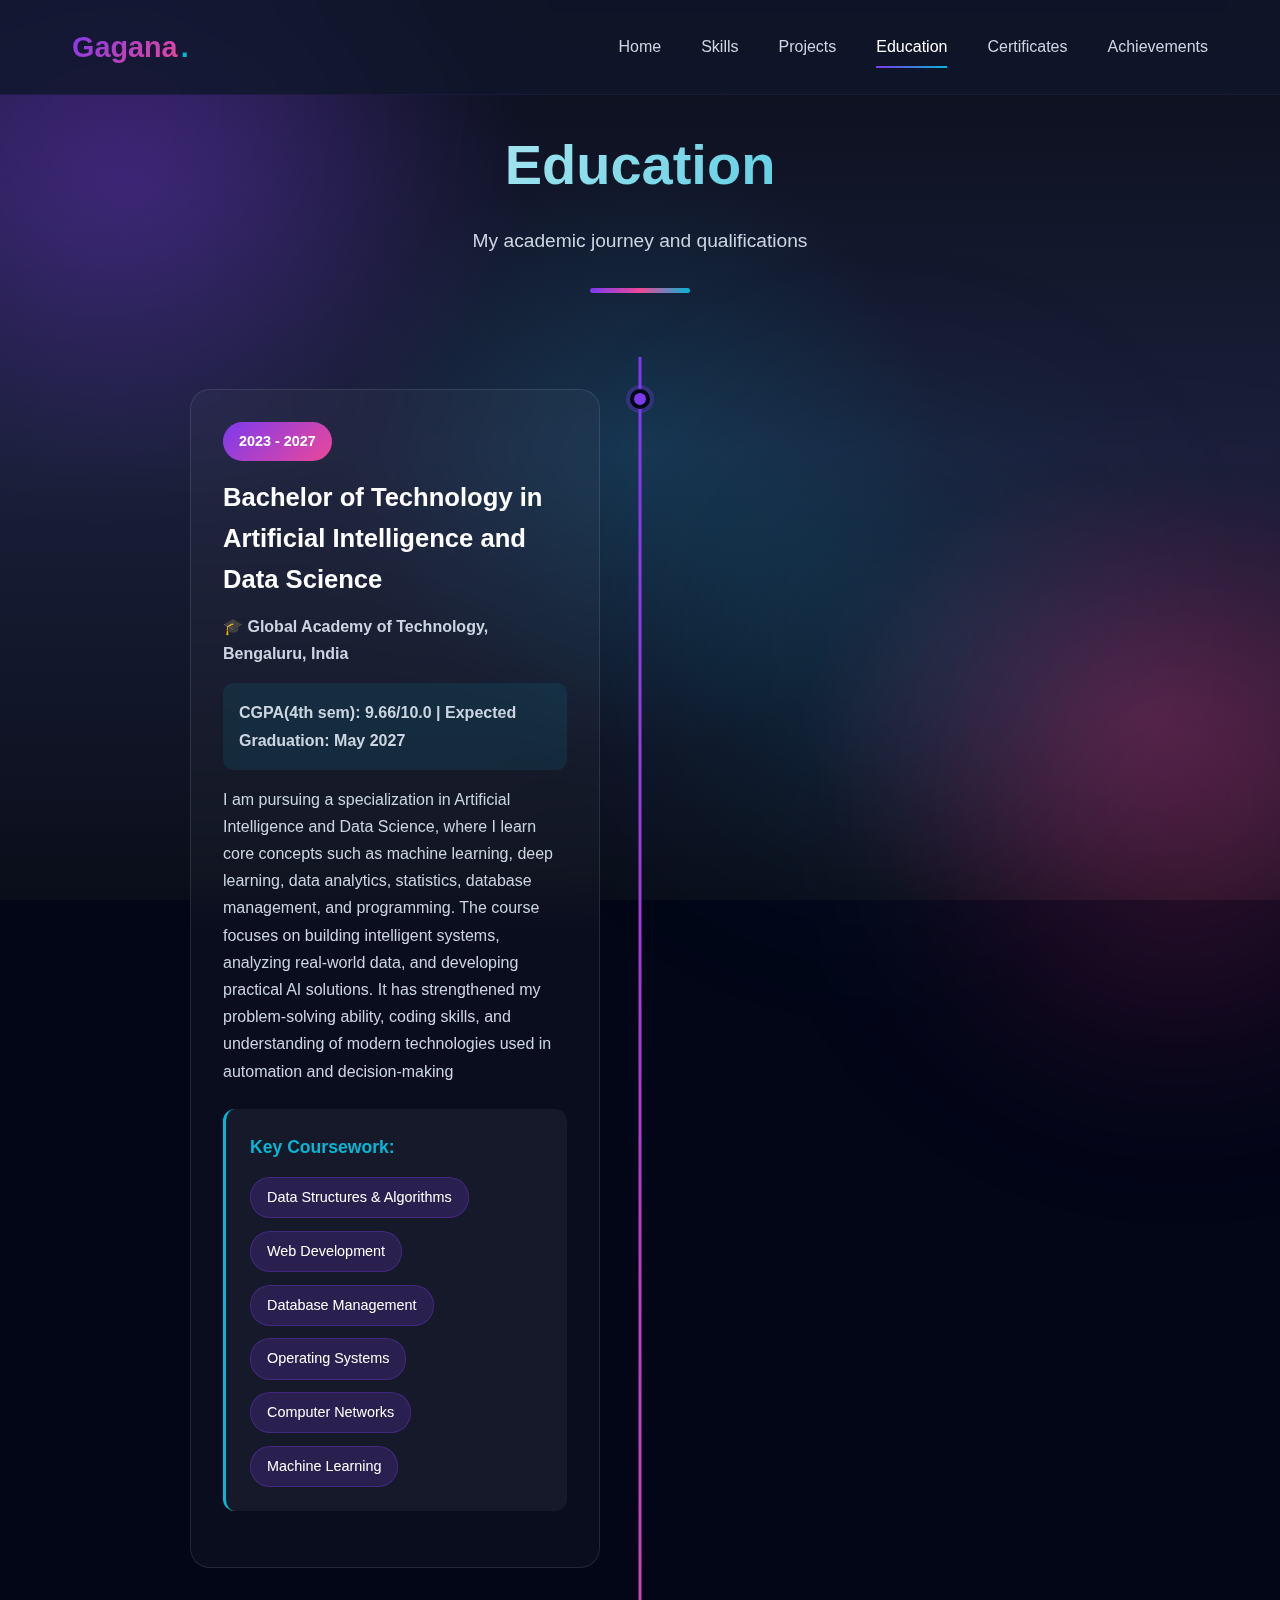
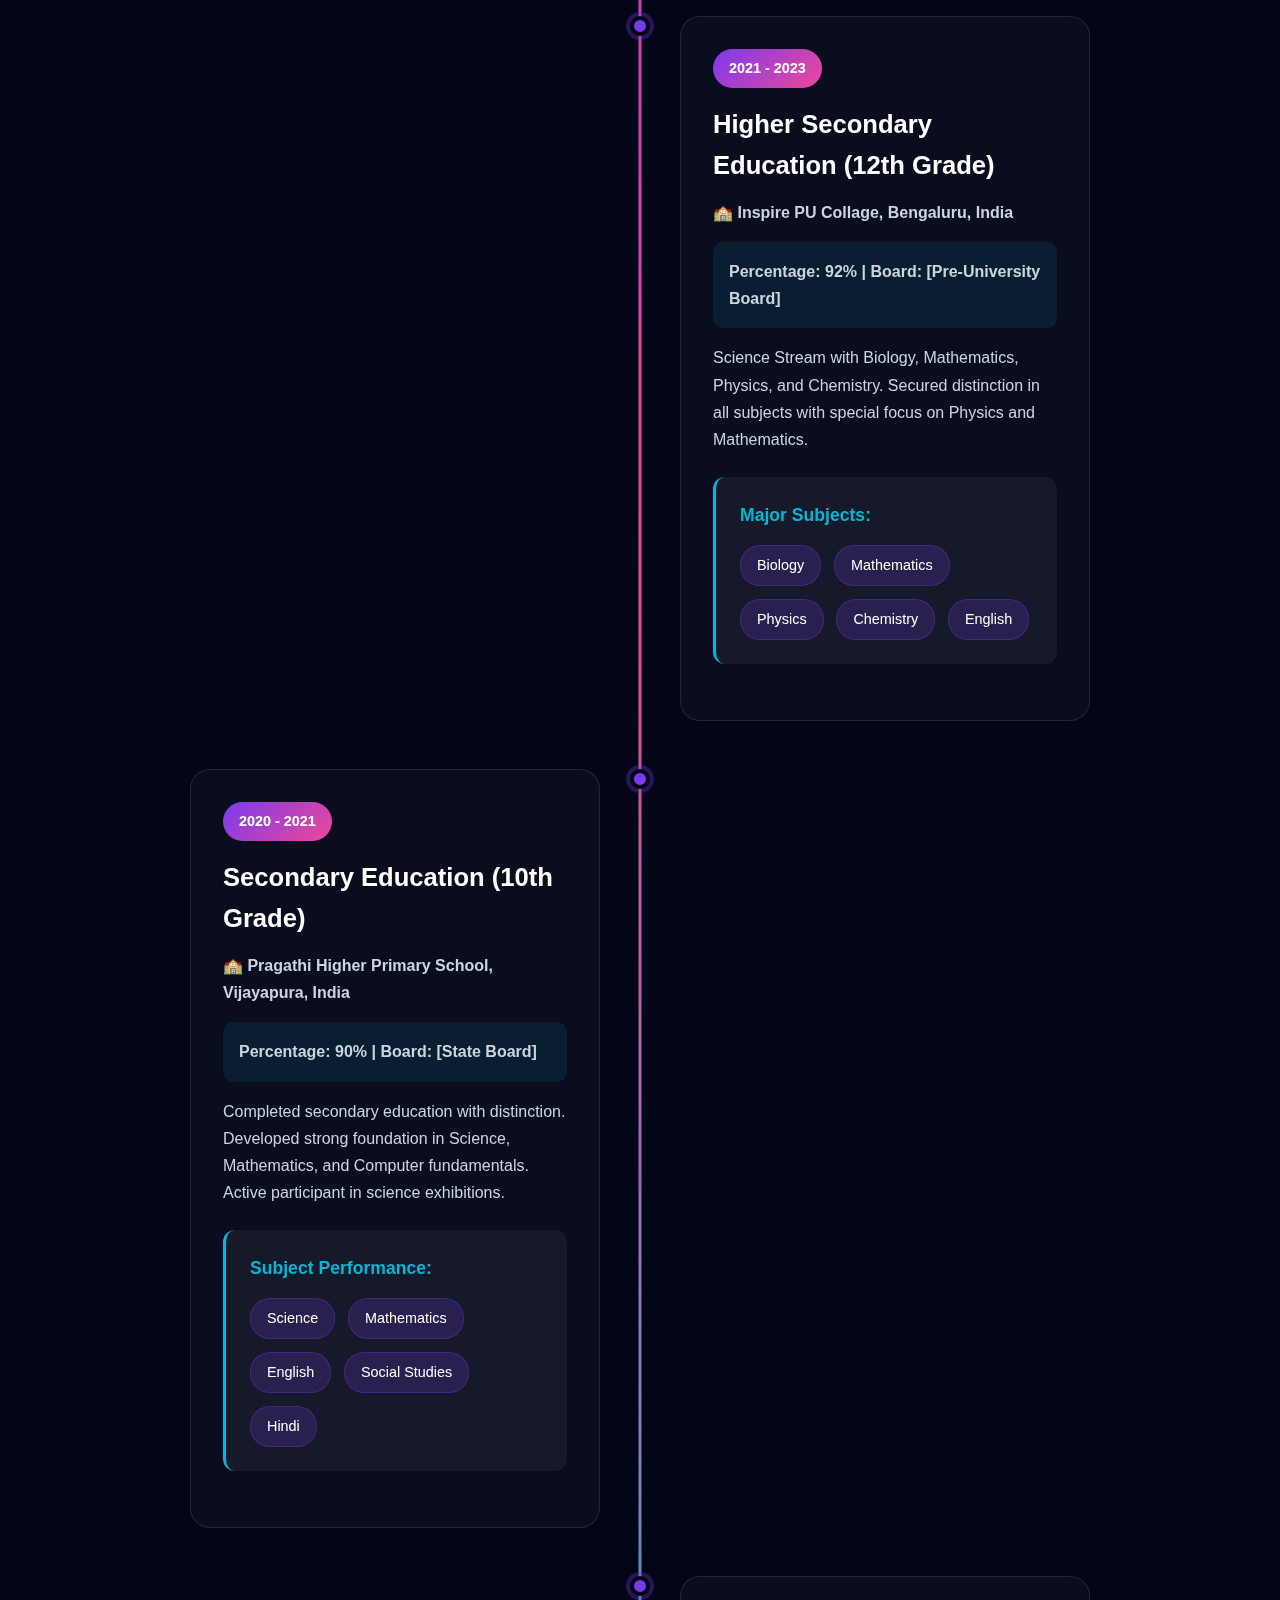
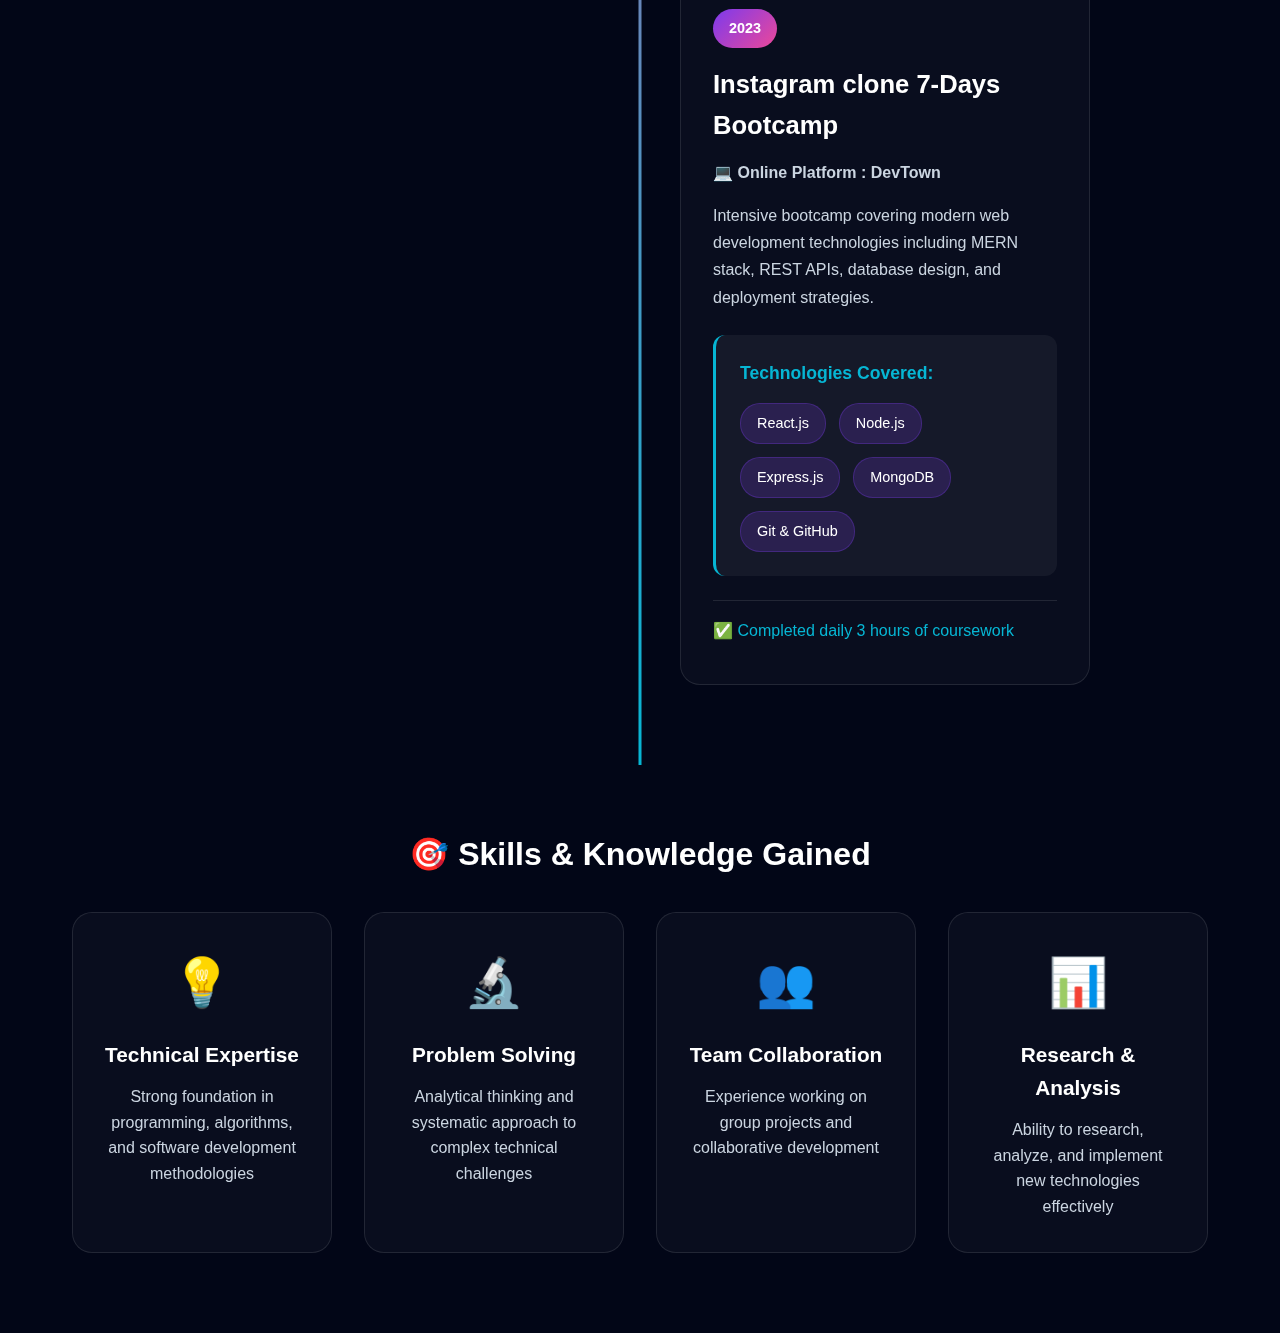
<file: education.html>
<!DOCTYPE html>
<html lang="en">
<head>
    <!-- Google tag (gtag.js) -->
<script async src="https://www.googletagmanager.com/gtag/js?id=G-W8YML89SFB"></script>
<script>
  window.dataLayer = window.dataLayer || [];
  function gtag(){dataLayer.push(arguments);}
  gtag('js', new Date());

  gtag('config', 'G-W8YML89SFB');
</script>
    <meta charset="UTF-8">
    <meta name="viewport" content="width=device-width, initial-scale=1.0">
    <title>Education - Gagana</title>
    <link rel="stylesheet" href="style.css">
    <link rel="stylesheet" href="pages.css">
</head>
<body>
    <!-- Animated Background -->
    <div class="animated-bg">
        <div class="gradient-orb orb1"></div>
        <div class="gradient-orb orb2"></div>
        <div class="gradient-orb orb3"></div>
    </div>

    <!-- Navigation -->
    <nav class="navbar">
        <div class="nav-container">
            <div class="logo">
                <span class="logo-text">Gagana</span>
                <span class="logo-dot">.</span>
            </div>
            <div class="nav-menu" id="navMenu">
                <a href="index.html" class="nav-link">Home</a>
                <a href="skills.html" class="nav-link">Skills</a>
                <a href="projects.html" class="nav-link">Projects</a>
                <a href="education.html" class="nav-link active">Education</a>
                <a href="certificates.html" class="nav-link">Certificates</a>
                <a href="achievements.html" class="nav-link">Achievements</a>
            </div>
            <button class="mobile-toggle" onclick="toggleMenu()">
                <span></span>
                <span></span>
                <span></span>
            </button>
        </div>
    </nav>

    <!-- Education Section -->
    <section class="page-section">
        <div class="container">
            <div class="page-header">
                <h1 class="page-title">Education</h1>
                <p class="page-description">My academic journey and qualifications</p>
                <div class="title-decoration"></div>
            </div>

            <!-- Education Timeline -->
            <div class="timeline">
                <!-- Education Item 1 -->
                <div class="timeline-item">
                    <div class="timeline-dot"></div>
                    <div class="timeline-content">
                        <span class="timeline-date">2023 - 2027</span>
                        <h3>Bachelor of Technology in Artificial Intelligence and Data Science</h3>
                        <p class="timeline-institution">🎓 Global Academy of Technology, Bengaluru, India</p>
                        <p class="timeline-details">
                            <strong>CGPA(4th sem):</strong> 9.66/10.0 | <strong>Expected Graduation:</strong> May 2027
                        </p>
                        <p class="timeline-description">
                            I am pursuing a specialization in Artificial Intelligence and Data Science, where I learn core concepts such as machine learning, deep learning, data analytics, statistics, database management, and programming. The course focuses on building intelligent systems, analyzing real-world data, and developing practical AI solutions. It has strengthened my problem-solving ability, coding skills, and understanding of modern technologies used in automation and decision-making
                        </p>
                        <div class="timeline-highlights">
                            <h4>Key Coursework:</h4>
                            <div class="course-tags">
                                <span class="course-tag">Data Structures & Algorithms</span>
                                <span class="course-tag">Web Development</span>
                                <span class="course-tag">Database Management</span>
                                <span class="course-tag">Operating Systems</span>
                                <span class="course-tag">Computer Networks</span>
                                <span class="course-tag">Machine Learning</span>
                            </div>
                        </div>
                    </div>
                </div>

                <!-- Education Item 2 -->
                <div class="timeline-item">
                    <div class="timeline-dot"></div>
                    <div class="timeline-content">
                        <span class="timeline-date">2021 - 2023</span>
                        <h3>Higher Secondary Education (12th Grade)</h3>
                        <p class="timeline-institution">🏫 Inspire PU Collage, Bengaluru, India</p>
                        <p class="timeline-details">
                            <strong>Percentage:</strong> 92% | <strong>Board:</strong> [Pre-University Board]
                        </p>
                        <p class="timeline-description">
                            Science Stream with Biology, Mathematics, Physics, and Chemistry.
                            Secured distinction in all subjects with special focus on Physics and Mathematics.
                        </p>
                        <div class="timeline-highlights">
                            <h4>Major Subjects:</h4>
                            <div class="course-tags">
                                <span class="course-tag">Biology</span>
                                <span class="course-tag">Mathematics</span>
                                <span class="course-tag">Physics</span>
                                <span class="course-tag">Chemistry</span>
                                <span class="course-tag">English</span>
                            </div>
                        </div>
                        
                    </div>
                </div>

                <!-- Education Item 3 -->
                <div class="timeline-item">
                    <div class="timeline-dot"></div>
                    <div class="timeline-content">
                        <span class="timeline-date">2020 - 2021</span>
                        <h3>Secondary Education (10th Grade)</h3>
                        <p class="timeline-institution">🏫 Pragathi Higher Primary School, Vijayapura, India</p>
                        <p class="timeline-details">
                            <strong>Percentage:</strong> 90% | <strong>Board:</strong> [State Board]
                        </p>
                        <p class="timeline-description">
                            Completed secondary education with distinction. Developed strong foundation in 
                            Science, Mathematics, and Computer fundamentals. Active participant in science 
                            exhibitions.
                        </p>
                        <div class="timeline-highlights">
                            <h4>Subject Performance:</h4>
                            <div class="course-tags">
                                <span class="course-tag">Science</span>
                                <span class="course-tag">Mathematics</span>
                                <span class="course-tag">English</span>
                                <span class="course-tag">Social Studies</span>
                                <span class="course-tag">Hindi</span>
                            </div>
                        </div>
                        
                    </div>
                </div>

                <!-- Education Item 4 - Optional: Add Online Courses/Bootcamps -->
                <div class="timeline-item">
                    <div class="timeline-dot"></div>
                    <div class="timeline-content">
                        <span class="timeline-date">2023</span>
                        <h3>Instagram clone 7-Days Bootcamp</h3>
                        <p class="timeline-institution">💻 Online Platform : DevTown</p>
                        <p class="timeline-description">
                            Intensive bootcamp covering modern web development technologies including 
                            MERN stack, REST APIs, database design, and deployment strategies.
                        </p>
                        <div class="timeline-highlights">
                            <h4>Technologies Covered:</h4>
                            <div class="course-tags">
                                <span class="course-tag">React.js</span>
                                <span class="course-tag">Node.js</span>
                                <span class="course-tag">Express.js</span>
                                <span class="course-tag">MongoDB</span>
                                <span class="course-tag">Git & GitHub</span>
                            </div>
                        </div>
                        <div class="timeline-achievements">
                            <p>✅ Completed daily 3 hours of coursework</p>
                            
                        </div>
                    </div>
                </div>
            </div>

            <!-- Skills Gained Section -->
            <div class="education-summary">
                <h2>🎯 Skills & Knowledge Gained</h2>
                <div class="summary-grid">
                    <div class="summary-card">
                        <div class="summary-icon">💡</div>
                        <h3>Technical Expertise</h3>
                        <p>Strong foundation in programming, algorithms, and software development methodologies</p>
                    </div>
                    <div class="summary-card">
                        <div class="summary-icon">🔬</div>
                        <h3>Problem Solving</h3>
                        <p>Analytical thinking and systematic approach to complex technical challenges</p>
                    </div>
                    <div class="summary-card">
                        <div class="summary-icon">👥</div>
                        <h3>Team Collaboration</h3>
                        <p>Experience working on group projects and collaborative development</p>
                    </div>
                    <div class="summary-card">
                        <div class="summary-icon">📊</div>
                        <h3>Research & Analysis</h3>
                        <p>Ability to research, analyze, and implement new technologies effectively</p>
                    </div>
                </div>
            </div>
        </div>
    </section>

    <script src="script.js"></script>
    <script src="pages.js"></script>
</body>
</html>
</file>
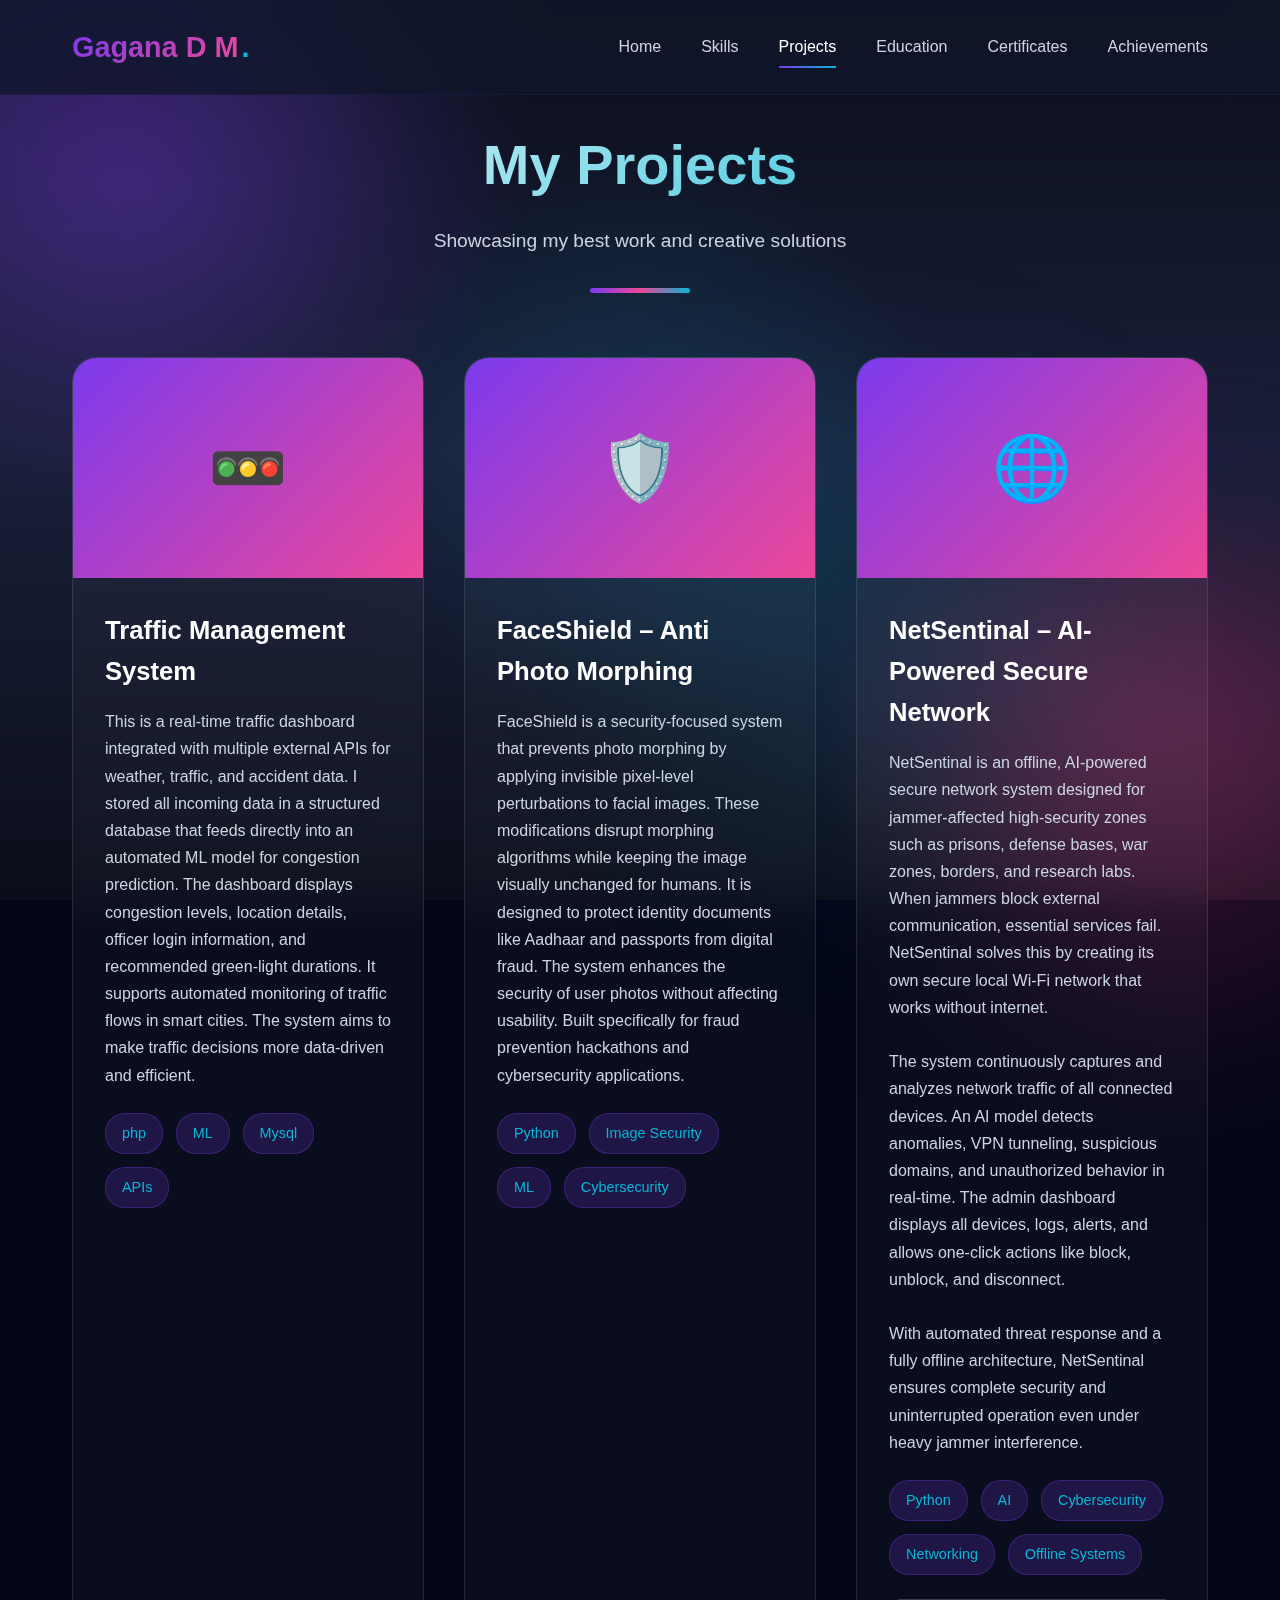
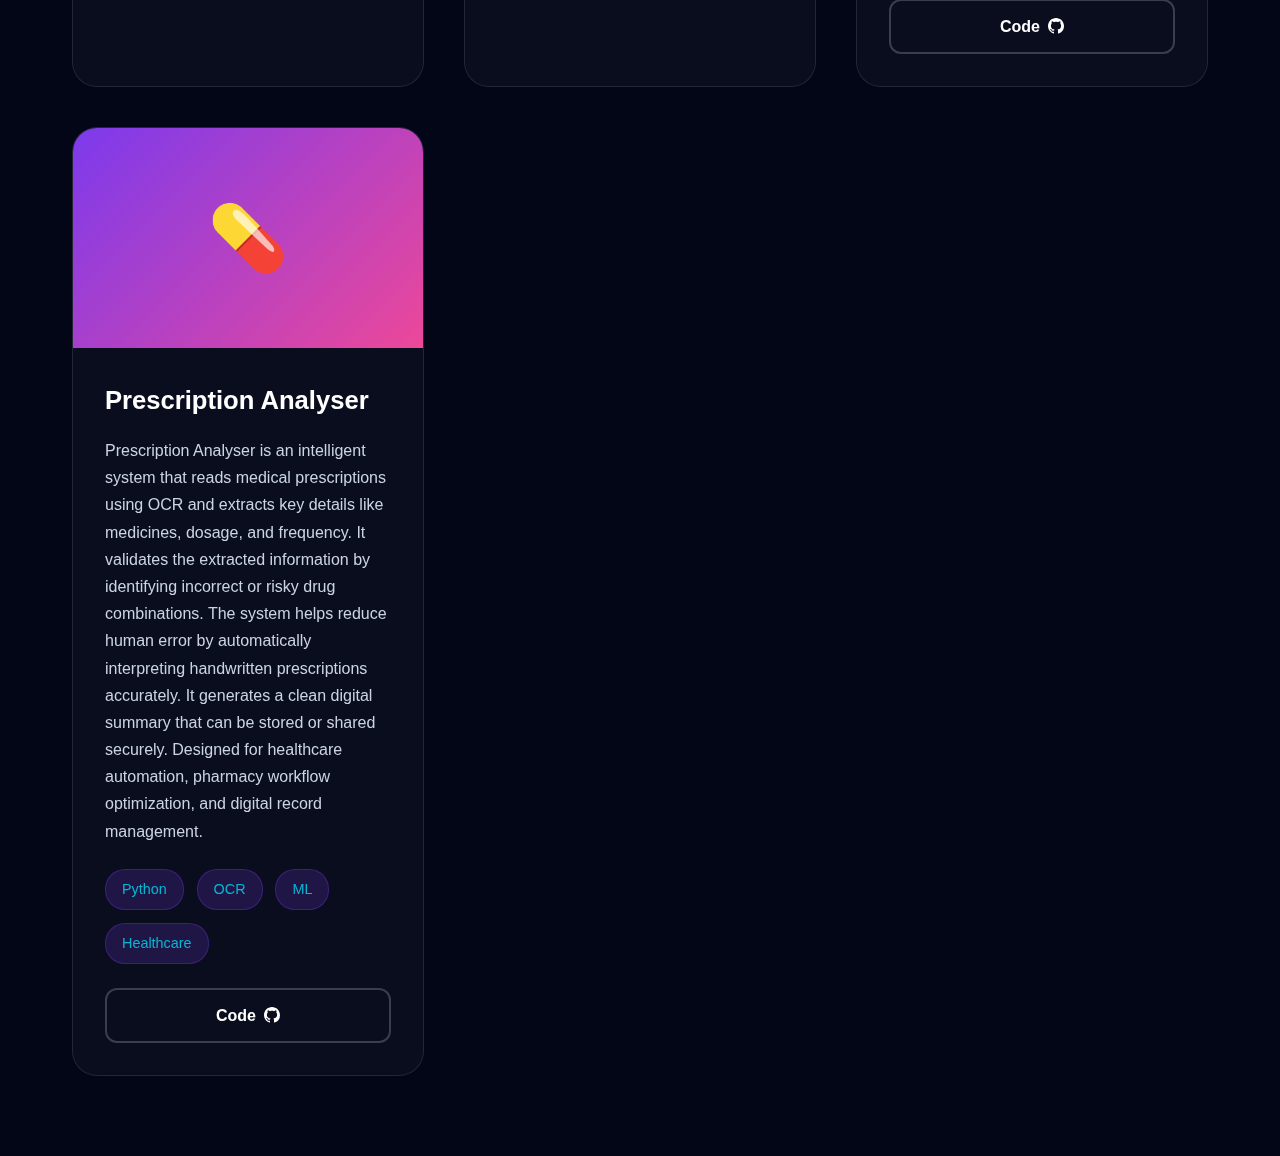
<file: projects.html>
<!DOCTYPE html>
<html lang="en">
<head>
    <!-- Google tag (gtag.js) -->
<script async src="https://www.googletagmanager.com/gtag/js?id=G-W8YML89SFB"></script>
<script>
  window.dataLayer = window.dataLayer || [];
  function gtag(){dataLayer.push(arguments);}
  gtag('js', new Date());

  gtag('config', 'G-W8YML89SFB');
</script>
    <meta charset="UTF-8">
    <meta name="viewport" content="width=device-width, initial-scale=1.0">
    <title>Projects - Gagana</title>
    <link rel="stylesheet" href="style.css">
    <link rel="stylesheet" href="pages.css">
</head>
<body>
    <!-- Animated Background -->
    <div class="animated-bg">
        <div class="gradient-orb orb1"></div>
        <div class="gradient-orb orb2"></div>
        <div class="gradient-orb orb3"></div>
    </div>

    <!-- Navigation -->
    <nav class="navbar">
        <div class="nav-container">
            <div class="logo">
                <span class="logo-text">Gagana D M</span>
                <span class="logo-dot">.</span>
            </div>
            <div class="nav-menu" id="navMenu">
                <a href="index.html" class="nav-link">Home</a>
                <a href="skills.html" class="nav-link">Skills</a>
                <a href="projects.html" class="nav-link active">Projects</a>
                <a href="education.html" class="nav-link">Education</a>
                <a href="certificates.html" class="nav-link">Certificates</a>
                <a href="achievements.html" class="nav-link">Achievements</a>
            </div>
            <button class="mobile-toggle" onclick="toggleMenu()">
                <span></span>
                <span></span>
                <span></span>
            </button>
        </div>
    </nav>

    <!-- Projects Section -->
    <section class="page-section">
        <div class="container">
            <div class="page-header">
                <h1 class="page-title">My Projects</h1>
                <p class="page-description">Showcasing my best work and creative solutions</p>
                <div class="title-decoration"></div>
            </div>

            <div class="projects-grid">
                <!-- Project 1 -->
                <div class="project-card">
                    <div class="project-image">
                        🚥

                    </div>
                    <div class="project-content">
                        <h3>Traffic Management System</h3>
                        <p class="project-description">
                            This is a real-time traffic dashboard integrated with multiple external APIs for weather, traffic, and accident data. I stored all incoming data in a structured database that feeds directly into an automated ML model for congestion prediction. The dashboard displays congestion levels, location details, officer login information, and recommended green-light durations. It supports automated monitoring of traffic flows in smart cities. The system aims to make traffic decisions more data-driven and efficient.
                        <div class="project-tags">
                            <span class="project-tag">php</span>
                            <span class="project-tag">ML</span>
                            <span class="project-tag">Mysql</span>
                            <span class="project-tag">APIs</span>
                        </div>
                        <div class="project-links">
                        
                        </div>
                    </div>
                </div>
<!-- Project: FaceShield -->
<div class="project-card">
    <div class="project-image">
        🛡️
    </div>
    <div class="project-content">
        <h3>FaceShield – Anti Photo Morphing</h3>
        <p class="project-description">
            FaceShield is a security-focused system that prevents photo morphing by applying invisible pixel-level perturbations to facial images. 
            These modifications disrupt morphing algorithms while keeping the image visually unchanged for humans. 
            It is designed to protect identity documents like Aadhaar and passports from digital fraud. 
            The system enhances the security of user photos without affecting usability. 
            Built specifically for fraud prevention hackathons and cybersecurity applications.
        </p>
        <div class="project-tags">
            <span class="project-tag">Python</span>
            <span class="project-tag">Image Security</span>
            <span class="project-tag">ML</span>
            <span class="project-tag">Cybersecurity</span>
        </div>
        <div class="project-links">
           
        </div>
    </div>
</div>
<!-- Project: NetSentinel -->
<!-- Project: NetSentinal – AI-Powered Secure Network -->
<div class="project-card">
    <div class="project-image">🌐</div>

    <div class="project-content">
        <h3>NetSentinal – AI-Powered Secure Network</h3>

        <p class="project-description">
            NetSentinal is an offline, AI-powered secure network system designed for 
            jammer-affected high-security zones such as prisons, defense bases, war zones, 
            borders, and research labs. When jammers block external communication, essential 
            services fail. NetSentinal solves this by creating its own secure local Wi-Fi 
            network that works without internet. <br><br>

            The system continuously captures and analyzes network traffic of all connected 
            devices. An AI model detects anomalies, VPN tunneling, suspicious domains, and 
            unauthorized behavior in real-time. The admin dashboard displays all devices, 
            logs, alerts, and allows one-click actions like block, unblock, and disconnect. <br><br>

            With automated threat response and a fully offline architecture, NetSentinal 
            ensures complete security and uninterrupted operation even under heavy jammer 
            interference.
        </p>

        <div class="project-tags">
            <span class="project-tag">Python</span>
            <span class="project-tag">AI</span>
            <span class="project-tag">Cybersecurity</span>
            <span class="project-tag">Networking</span>
            <span class="project-tag">Offline Systems</span>
        </div>

        <div class="project-links">
            <a href="https://github.com/GAGANAMUNIRAJU/NetShield" class="project-btn btn-code">
                <span>Code</span>
                <svg width="16" height="16" viewBox="0 0 24 24" fill="currentColor">
                    <path d="M12 0C5.37 0 0 5.37 0 12c0 
                    5.31 3.435 9.795 8.205 11.385.6.105.825-.255.825-.57 
                    0-.285-.015-1.23-.015-2.235-3.015.555-3.795-.735-4.035-1.41
                    -.135-.345-.72-1.41-1.23-1.695-.42-.225-1.02-.78
                    -.015-.795.945-.015 1.62.87 1.845 1.23 
                    1.08 1.815 2.805 1.305 3.495.99.105-.78.42-1.305.765-1.605
                    -2.67-.3-5.46-1.335-5.46-5.925 0-1.305.465-2.385 
                    1.23-3.225-.12-.3-.54-1.53.12-3.18 0 
                    0 1.005-.315 3.3 1.23.96-.27 1.98-.405 
                    3-.405s2.04.135 3 .405c2.295-1.56 3.3-1.23 
                    3.3-1.23.66 1.65.24 2.88.12 3.18.765.84 
                    1.23 1.905 1.23 3.225 0 4.605-2.805 
                    5.625-5.475 5.925.435.375.81 1.095.81 
                    2.22 0 1.605-.015 2.895-.015 3.3 0 
                    .315.225.69.825.57A12.02 12.02 0 0024 
                    12c0-6.63-5.37-12-12-12z"/>
                </svg>
            </a>
        </div>
    </div>
</div>
<!-- Project: Prescription Analyser -->
<div class="project-card">
    <div class="project-image">
        💊
    </div>
    <div class="project-content">
        <h3>Prescription Analyser</h3>
        <p class="project-description">
            Prescription Analyser is an intelligent system that reads medical prescriptions using OCR and extracts key details like medicines, dosage, and frequency. 
            It validates the extracted information by identifying incorrect or risky drug combinations. 
            The system helps reduce human error by automatically interpreting handwritten prescriptions accurately. 
            It generates a clean digital summary that can be stored or shared securely. 
            Designed for healthcare automation, pharmacy workflow optimization, and digital record management.
        </p>
        <div class="project-tags">
            <span class="project-tag">Python</span>
            <span class="project-tag">OCR</span>
            <span class="project-tag">ML</span>
            <span class="project-tag">Healthcare</span>
        </div>
        <div class="project-links">
            <a href="https://github.com/GAGANAMUNIRAJU/prescription-analyzer" class="project-btn btn-code">
                <span>Code</span>
                <svg width="16" height="16" viewBox="0 0 24 24" fill="currentColor">
                    <path d="M12 0C5.37 0 0 5.37 0 12c0 5.31 3.435 9.795 8.205 11.385.6.105.825-.255.825-.57 
                    0-.285-.015-1.23-.015-2.235-3.015.555-3.795-.735-4.035-1.41-.135-.345-.72-1.41-1.23-1.695-.42-.225-1.02-.78-.015-.795.945-.015 
                    1.62.87 1.845 1.23 1.08 1.815 2.805 1.305 3.495.99.105-.78.42-1.305.765-1.605-2.67-.3-5.46-1.335-5.46-5.925 
                    0-1.305.465-2.385 1.23-3.225-.12-.3-.54-1.53.12-3.18 0 0 1.005-.315 3.3 1.23.96-.27 
                    1.98-.405 3-.405s2.04.135 3 .405c2.295-1.56 3.3-1.23 3.3-1.23.66 1.65.24 2.88.12 3.18.765.84 
                    1.23 1.905 1.23 3.225 0 4.605-2.805 5.625-5.475 5.925.435.375.81 1.095.81 2.22 
                    0 1.605-.015 2.895-.015 3.3 0 .315.225.69.825.57A12.02 12.02 0 0024 12c0-6.63-5.37-12-12-12z"/>
                </svg>
            </a>
        </div>
    </div>
</div>
</div>
        </div>
    </section>

    <script src="script.js"></script>
    <script src="pages.js"></script>
</body>
</html>
</file>
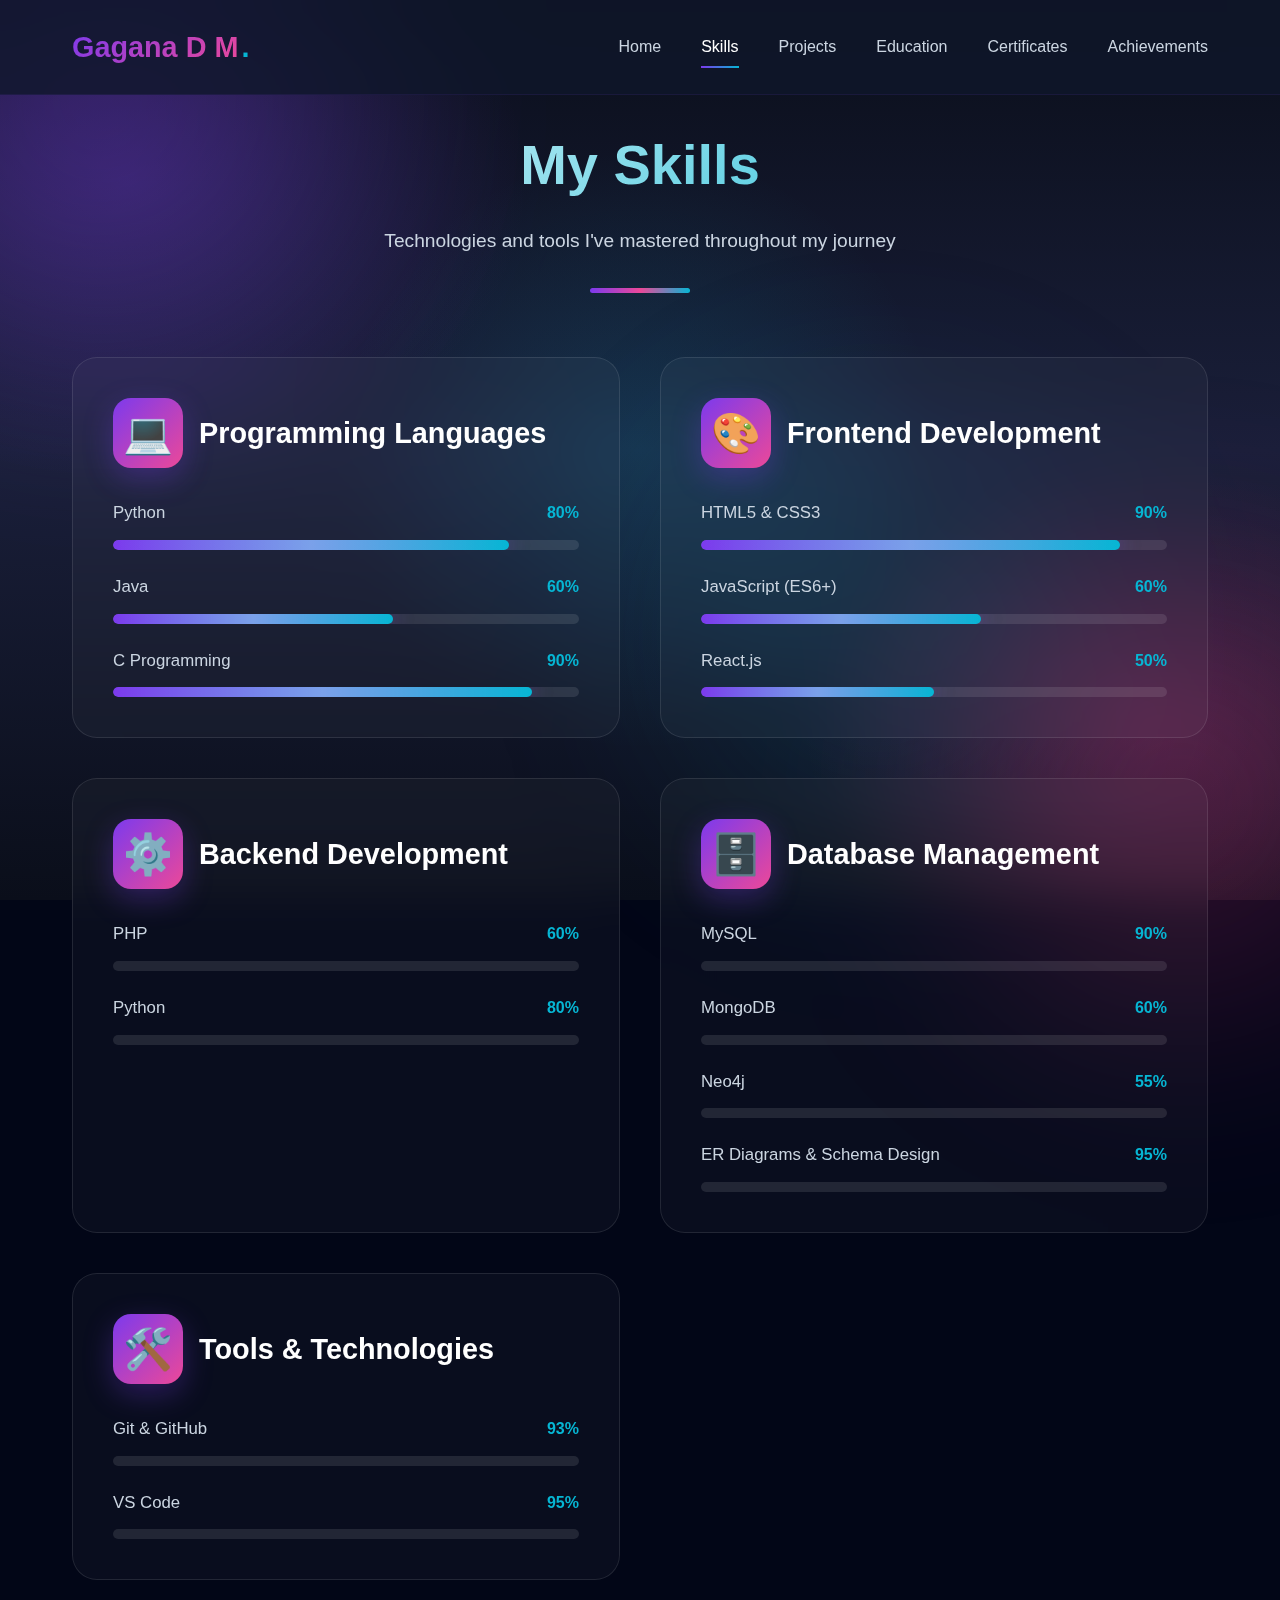
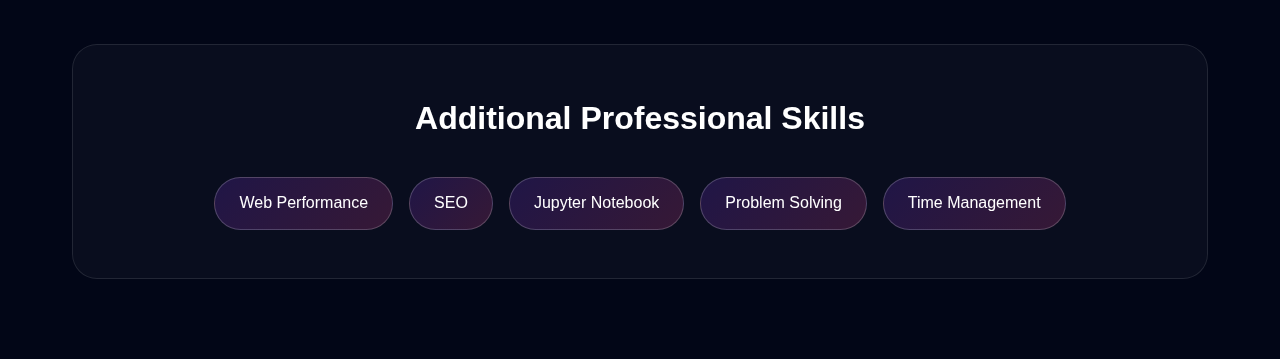
<file: skills.html>
<!DOCTYPE html>
<html lang="en">
<head>
    <!-- Google tag (gtag.js) -->
<script async src="https://www.googletagmanager.com/gtag/js?id=G-W8YML89SFB"></script>
<script>
  window.dataLayer = window.dataLayer || [];
  function gtag(){dataLayer.push(arguments);}
  gtag('js', new Date());

  gtag('config', 'G-W8YML89SFB');
</script>
    <meta charset="UTF-8">
    <meta name="viewport" content="width=device-width, initial-scale=1.0">
    <title>Skills - Your Name</title>
    <link rel="stylesheet" href="style.css">
    <link rel="stylesheet" href="pages.css">
</head>
<body>
    <!-- Animated Background -->
    <div class="animated-bg">
        <div class="gradient-orb orb1"></div>
        <div class="gradient-orb orb2"></div>
        <div class="gradient-orb orb3"></div>
    </div>

    <!-- Navigation -->
    <nav class="navbar">
        <div class="nav-container">
            <div class="logo">
                <span class="logo-text">Gagana D M</span>
                <span class="logo-dot">.</span>
            </div>
            <div class="nav-menu" id="navMenu">
                <a href="index.html" class="nav-link">Home</a>
                <a href="skills.html" class="nav-link active">Skills</a>
                <a href="projects.html" class="nav-link">Projects</a>
                <a href="education.html" class="nav-link">Education</a>
                <a href="certificates.html" class="nav-link">Certificates</a>
                <a href="achievements.html" class="nav-link">Achievements</a>
            </div>
            <button class="mobile-toggle" onclick="toggleMenu()">
                <span></span>
                <span></span>
                <span></span>
            </button>
        </div>
    </nav>

    <!-- Skills Section -->
    <section class="page-section">
        <div class="container">
            <div class="page-header">
                <h1 class="page-title">My Skills</h1>
                <p class="page-description">Technologies and tools I've mastered throughout my journey</p>
                <div class="title-decoration"></div>
            </div>

            <!-- Skills Grid -->
            <div class="skills-container">
                <!-- Programming Languages -->
<div class="skill-category-card">
    <div class="category-header">
        <div class="category-icon">💻</div>
        <h2>Programming Languages</h2>
    </div>

    <div class="skills-list">
        <div class="skill-item">
            <div class="skill-info">
                <span class="skill-name">Python</span>
                <span class="skill-percentage">80%</span>
            </div>
            <div class="skill-bar">
                <div class="skill-progress" data-progress="85"></div>
            </div>
        </div>

        <div class="skill-item">
            <div class="skill-info">
                <span class="skill-name">Java</span>
                <span class="skill-percentage">60%</span>
            </div>
            <div class="skill-bar">
                <div class="skill-progress" data-progress="60"></div>
            </div>
        </div>

        <div class="skill-item">
            <div class="skill-info">
                <span class="skill-name">C Programming</span>
                <span class="skill-percentage">90%</span>
            </div>
            <div class="skill-bar">
                <div class="skill-progress" data-progress="90"></div>
            </div>
        </div>
    </div>
</div>
                <!-- Frontend Development -->
                <div class="skill-category-card">
                    <div class="category-header">
                        <div class="category-icon">🎨</div>
                        <h2>Frontend Development</h2>
                    </div>
                    <div class="skills-list">
                        <div class="skill-item">
                            <div class="skill-info">
                                <span class="skill-name">HTML5 & CSS3</span>
                                <span class="skill-percentage">90%</span>
                            </div>
                            <div class="skill-bar">
                                <div class="skill-progress" data-progress="90"></div>
                            </div>
                        </div>
                        <div class="skill-item">
                            <div class="skill-info">
                                <span class="skill-name">JavaScript (ES6+)</span>
                                <span class="skill-percentage">60%</span>
                            </div>
                            <div class="skill-bar">
                                <div class="skill-progress" data-progress="60"></div>
                            </div>
                        </div>
                        <div class="skill-item">
                            <div class="skill-info">
                                <span class="skill-name">React.js</span>
                                <span class="skill-percentage">50%</span>
                            </div>
                            <div class="skill-bar">
                                <div class="skill-progress" data-progress="50"></div>
                            </div>
                        </div>
                    
                    </div>
                </div>

                <!-- Backend Development -->
                <div class="skill-category-card">
                    <div class="category-header">
                        <div class="category-icon">⚙️</div>
                        <h2>Backend Development</h2>
                    </div>
                    <div class="skills-list">
                        <div class="skill-item">
                            <div class="skill-info">
                                <span class="skill-name">PHP</span>
                                <span class="skill-percentage">60%</span>
                            </div>
                            <div class="skill-bar">
                                <div class="skill-progress" data-progress="60"></div>
                            </div>
                        </div>
                        
                        <div class="skill-item">
                            <div class="skill-info">
                                <span class="skill-name">Python</span>
                                <span class="skill-percentage">80%</span>
                            </div>
                            <div class="skill-bar">
                                <div class="skill-progress" data-progress="80"></div>
                            </div>
                        </div>
                
                    </div>
                </div>

                <!-- Database -->
                <div class="skill-category-card">
                    <div class="category-header">
                        <div class="category-icon">🗄️</div>
                        <h2>Database Management</h2>
                    </div>
                    <div class="skills-list">
                        <div class="skill-item">
                            <div class="skill-info">
                                <span class="skill-name">MySQL</span>
                                <span class="skill-percentage">90%</span>
                            </div>
                            <div class="skill-bar">
                                <div class="skill-progress" data-progress="90"></div>
                            </div>
                        </div>
                        <div class="skill-item">
                            <div class="skill-info">
                                <span class="skill-name">MongoDB</span>
                                <span class="skill-percentage">60%</span>
                            </div>
                            <div class="skill-bar">
                                <div class="skill-progress" data-progress="60"></div>
                            </div>
                        </div>
                        <div class="skill-item">
                            <div class="skill-info">
                                <span class="skill-name">Neo4j</span>
                                <span class="skill-percentage">55%</span>
                            </div>
                            <div class="skill-bar">
                                <div class="skill-progress" data-progress="55"></div>
                            </div>
                        </div>
                <div class="skill-item">
                            <div class="skill-info">
                                <span class="skill-name">ER Diagrams & Schema Design</span>
                                <span class="skill-percentage">95%</span>
                            </div>
                            <div class="skill-bar">
                                <div class="skill-progress" data-progress="95"></div>
                            </div>
                        </div>
                    </div>
                </div>

                <!-- Tools & Others -->
                <div class="skill-category-card">
                    <div class="category-header">
                        <div class="category-icon">🛠️</div>
                        <h2>Tools & Technologies</h2>
                    </div>
                    <div class="skills-list">
                        <div class="skill-item">
                            <div class="skill-info">
                                <span class="skill-name">Git & GitHub</span>
                                <span class="skill-percentage">93%</span>
                            </div>
                            <div class="skill-bar">
                                <div class="skill-progress" data-progress="93"></div>
                            </div>
                        </div>
                        <div class="skill-item">
                            <div class="skill-info">
                                <span class="skill-name">VS Code</span>
                                <span class="skill-percentage">95%</span>
                            </div>
                            <div class="skill-bar">
                                <div class="skill-progress" data-progress="95"></div>
                            </div>
                        </div>
                    
                        
                        
                    </div>
                </div>
            </div>

            <!-- Additional Skills Tags -->
            <div class="additional-skills">
                <h3>Additional Professional Skills</h3>
                <div class="skills-tags">
                    <span class="skill-tag">Web Performance</span>
                    <span class="skill-tag">SEO</span>
                     <span class="skill-tag">Jupyter Notebook</span>
                     
                        <span class="skill-tag">Problem Solving</span>
                    <span class="skill-tag">Time Management</span>

                </div>
            </div>
        </div>
    </section>

    <script src="script.js"></script>
    <script src="pages.js"></script>
</body>
</html>
</file>
<file: style.css>
/* Global Styles */
* {
    margin: 0;
    padding: 0;
    box-sizing: border-box;
}

:root {
    --primary: #7c3aed;
    --secondary: #ec4899;
    --accent: #06b6d4;
    --dark: #0f172a;
    --darker: #020617;
    --light: #f8fafc;
    --text: #cbd5e1;
    --text-dark: #1e293b;
}

body {
    font-family: 'Inter', -apple-system, BlinkMacSystemFont, 'Segoe UI', sans-serif;
    background: var(--darker);
    color: var(--text);
    overflow-x: hidden;
    line-height: 1.6;
}

.container {
    max-width: 1200px;
    margin: 0 auto;
    padding: 0 2rem;
}

/* Animated Background */
.animated-bg {
    position: fixed;
    top: 0;
    left: 0;
    width: 100%;
    height: 100%;
    z-index: -1;
    background: 
        radial-gradient(ellipse 800px 600px at 10% 20%, rgba(124, 58, 237, 0.25) 0%, transparent 50%),
        radial-gradient(ellipse 700px 500px at 90% 80%, rgba(236, 72, 153, 0.2) 0%, transparent 50%),
        radial-gradient(ellipse 600px 600px at 50% 50%, rgba(6, 182, 212, 0.15) 0%, transparent 50%),
        linear-gradient(to bottom, #0a0e1a 0%, #1a1f3a 50%, #0a0e1a 100%);
}

.gradient-orb {
    position: absolute;
    border-radius: 50%;
    filter: blur(100px);
    opacity: 0.5;
    pointer-events: none;
}

.orb1 {
    width: 700px;
    height: 700px;
    background: radial-gradient(circle, rgba(124, 58, 237, 0.6), rgba(139, 92, 246, 0.3) 40%, transparent 70%);
    top: -250px;
    left: -250px;
}

.orb2 {
    width: 600px;
    height: 600px;
    background: radial-gradient(circle, rgba(236, 72, 153, 0.5), rgba(219, 39, 119, 0.3) 40%, transparent 70%);
    bottom: -200px;
    right: -200px;
}

.orb3 {
    width: 550px;
    height: 550px;
    background: radial-gradient(circle, rgba(6, 182, 212, 0.4), rgba(8, 145, 178, 0.2) 40%, transparent 70%);
    top: 40%;
    right: 10%;
}

/* Navigation */
.navbar {
    position: fixed;
    top: 0;
    left: 0;
    right: 0;
    z-index: 1000;
    padding: 1.5rem 0;
    backdrop-filter: blur(20px);
    background: rgba(15, 23, 42, 0.8);
    border-bottom: 1px solid rgba(124, 58, 237, 0.1);
    transition: all 0.3s;
}

.navbar.scrolled {
    padding: 1rem 0;
    box-shadow: 0 10px 30px rgba(0, 0, 0, 0.3);
}

.nav-container {
    max-width: 1200px;
    margin: 0 auto;
    padding: 0 2rem;
    display: flex;
    justify-content: space-between;
    align-items: center;
}

.logo {
    font-size: 1.8rem;
    font-weight: 800;
    color: white;
    display: flex;
    align-items: center;
    gap: 0.2rem;
}

.logo-text {
    background: linear-gradient(135deg, var(--primary), var(--secondary));
    -webkit-background-clip: text;
    -webkit-text-fill-color: transparent;
}

.logo-dot {
    color: var(--accent);
    animation: pulse 2s infinite;
}

@keyframes pulse {
    0%, 100% { opacity: 1; transform: scale(1); }
    50% { opacity: 0.5; transform: scale(1.2); }
}

.nav-menu {
    display: flex;
    gap: 2.5rem;
    align-items: center;
}

.nav-link {
    color: var(--text);
    text-decoration: none;
    font-weight: 500;
    position: relative;
    transition: color 0.3s;
    padding: 0.5rem 0;
}

.nav-link::after {
    content: '';
    position: absolute;
    bottom: 0;
    left: 0;
    width: 0;
    height: 2px;
    background: linear-gradient(90deg, var(--primary), var(--accent));
    transition: width 0.3s;
}

.nav-link:hover, .nav-link.active {
    color: white;
}

.nav-link:hover::after, .nav-link.active::after {
    width: 100%;
}

.mobile-toggle {
    display: none;
    flex-direction: column;
    gap: 5px;
    background: none;
    border: none;
    cursor: pointer;
}

.mobile-toggle span {
    width: 25px;
    height: 3px;
    background: white;
    border-radius: 2px;
    transition: all 0.3s;
}

/* Hero Section */
.hero {
    min-height: 100vh;
    display: flex;
    align-items: center;
    padding: 8rem 0 4rem;
    position: relative;
}

.hero-content {
    display: grid;
    grid-template-columns: 1fr 1fr;
    gap: 4rem;
    align-items: center;
}

.hero-text {
    animation: fadeInUp 1s ease-out;
}

.greeting {
    display: flex;
    align-items: center;
    gap: 0.8rem;
    font-size: 1.3rem;
    color: var(--text);
    margin-bottom: 1rem;
}

.wave {
    display: inline-block;
    animation: wave 2s infinite;
}

@keyframes wave {
    0%, 100% { transform: rotate(0deg); }
    10%, 30% { transform: rotate(14deg); }
    20% { transform: rotate(-8deg); }
    40% { transform: rotate(-4deg); }
    50% { transform: rotate(10deg); }
}

.hero-title {
    font-size: 4rem;
    margin-bottom: 0.5rem;
    line-height: 1.2;
}

.name-text {
    background: linear-gradient(135deg, #fff 0%, var(--accent) 100%);
    -webkit-background-clip: text;
    -webkit-text-fill-color: transparent;
    display: inline-block;
}

.title-underline {
    height: 6px;
    background: linear-gradient(90deg, var(--primary), var(--secondary), var(--accent));
    border-radius: 3px;
    width: 200px;
    margin-top: 0.5rem;
    animation: expand 1.5s ease-out;
}

@keyframes expand {
    from { width: 0; }
    to { width: 200px; }
}

.hero-subtitle {
    font-size: 2rem;
    color: var(--accent);
    margin-bottom: 1.5rem;
    font-weight: 600;
}

.typing-text {
    display: inline-block;
}

.cursor {
    animation: blink 1s infinite;
}

@keyframes blink {
    0%, 100% { opacity: 1; }
    50% { opacity: 0; }
}

.hero-description {
    font-size: 1.2rem;
    color: var(--text);
    line-height: 1.8;
    margin-bottom: 2.5rem;
    max-width: 500px;
}

.cta-buttons {
    display: flex;
    gap: 1.5rem;
    margin-bottom: 2.5rem;
}

.btn {
    padding: 1rem 2rem;
    border-radius: 50px;
    text-decoration: none;
    font-weight: 600;
    display: inline-flex;
    align-items: center;
    gap: 0.5rem;
    transition: all 0.3s;
    border: none;
    cursor: pointer;
    font-size: 1rem;
}

.btn-primary {
    background: linear-gradient(135deg, var(--primary), var(--secondary));
    color: white;
    box-shadow: 0 10px 30px rgba(124, 58, 237, 0.3);
}

.btn-primary:hover {
    transform: translateY(-3px);
    box-shadow: 0 15px 40px rgba(124, 58, 237, 0.4);
}

.btn-outline {
    background: transparent;
    color: white;
    border: 2px solid rgba(255, 255, 255, 0.2);
    backdrop-filter: blur(10px);
}

.btn-outline:hover {
    border-color: var(--accent);
    background: rgba(6, 182, 212, 0.1);
    transform: translateY(-3px);
}

.social-links {
    display: flex;
    gap: 1rem;
}

.social-link {
    width: 50px;
    height: 50px;
    border-radius: 50%;
    background: rgba(255, 255, 255, 0.05);
    backdrop-filter: blur(10px);
    border: 1px solid rgba(255, 255, 255, 0.1);
    display: flex;
    align-items: center;
    justify-content: center;
    color: var(--text);
    transition: all 0.3s;
}

.social-link:hover {
    background: linear-gradient(135deg, var(--primary), var(--accent));
    color: white;
    transform: translateY(-5px) rotate(10deg);
    box-shadow: 0 10px 25px rgba(124, 58, 237, 0.3);
}

/* Hero Image */
.hero-image {
    animation: fadeInRight 1s ease-out;
}

.image-wrapper {
    position: relative;
    width: 100%;
    max-width: 500px;
    margin: 0 auto;
}

.image-border {
    position: absolute;
    top: -20px;
    left: -20px;
    right: -20px;
    bottom: -20px;
    border-radius: 50%;
    background: linear-gradient(135deg, var(--primary), var(--secondary), var(--accent));
    animation: rotate 10s linear infinite;
    z-index: -1;
}

@keyframes rotate {
    from { transform: rotate(0deg); }
    to { transform: rotate(360deg); }
}

.profile-pic {
    width: 100%;
    aspect-ratio: 1;
    border-radius: 50%;
    overflow: hidden;
    border: 8px solid var(--darker);
    box-shadow: 0 20px 60px rgba(99, 102, 241, 0.4);
    margin: 0 auto;
    position: relative;
    z-index: 1;
    background: linear-gradient(135deg, rgba(124, 58, 237, 0.2), rgba(236, 72, 153, 0.2));
    display: flex;
    align-items: center;
    justify-content: center;
}

.profile-pic img {
    width: 100%;
    height: 100%;
    object-fit: cover;
}

.placeholder-avatar {
    font-size: 10rem;
    color: rgba(255, 255, 255, 0.3);
}

.floating-icons {
    position: absolute;
    width: 100%;
    height: 100%;
    top: 0;
    left: 0;
}

.float-icon {
    position: absolute;
    width: 60px;
    height: 60px;
    background: rgba(255, 255, 255, 0.1);
    backdrop-filter: blur(10px);
    border: 1px solid rgba(255, 255, 255, 0.2);
    border-radius: 15px;
    display: flex;
    align-items: center;
    justify-content: center;
    font-size: 1.8rem;
}

.icon1 { top: 10%; right: -10%; }
.icon2 { bottom: 20%; right: -5%; }
.icon3 { top: 20%; left: -10%; }
.icon4 { bottom: 10%; left: -5%; }

/* Scroll Indicator */
.scroll-indicator {
    position: absolute;
    bottom: 2rem;
    left: 50%;
    transform: translateX(-50%);
    display: flex;
    flex-direction: column;
    align-items: center;
    gap: 0.5rem;
    color: var(--text);
    animation: bounce 2s infinite;
}

@keyframes bounce {
    0%, 100% { transform: translateX(-50%) translateY(0); }
    50% { transform: translateX(-50%) translateY(10px); }
}

.mouse {
    width: 25px;
    height: 40px;
    border: 2px solid rgba(255, 255, 255, 0.3);
    border-radius: 20px;
    display: flex;
    justify-content: center;
    padding-top: 8px;
}

.wheel {
    width: 3px;
    height: 8px;
    background: var(--accent);
    border-radius: 2px;
    animation: scroll 2s infinite;
}

@keyframes scroll {
    0% { opacity: 1; transform: translateY(0); }
    100% { opacity: 0; transform: translateY(15px); }
}

/* Stats Section */
.stats {
    padding: 4rem 0;
    background: rgba(15, 23, 42, 0.5);
    backdrop-filter: blur(20px);
}

.stats-grid {
    display: grid;
    grid-template-columns: repeat(4, 1fr);
    gap: 2rem;
}

.stat-card {
    text-align: center;
    padding: 2rem;
    background: rgba(255, 255, 255, 0.03);
    border: 1px solid rgba(255, 255, 255, 0.1);
    border-radius: 20px;
    transition: all 0.3s;
}

.stat-card:hover {
    transform: translateY(-10px);
    background: rgba(124, 58, 237, 0.1);
    border-color: var(--primary);
    box-shadow: 0 20px 40px rgba(124, 58, 237, 0.2);
}

.stat-icon {
    font-size: 3rem;
    margin-bottom: 1rem;
}

.stat-number {
    font-size: 3rem;
    font-weight: 800;
    background: linear-gradient(135deg, white, var(--accent));
    -webkit-background-clip: text;
    -webkit-text-fill-color: transparent;
    margin-bottom: 0.5rem;
}

.stat-label {
    color: var(--text);
    font-size: 1rem;
}

/* Animations */
@keyframes fadeInUp {
    from {
        opacity: 0;
        transform: translateY(30px);
    }
    to {
        opacity: 1;
        transform: translateY(0);
    }
}

@keyframes fadeInRight {
    from {
        opacity: 0;
        transform: translateX(30px);
    }
    to {
        opacity: 1;
        transform: translateX(0);
    }
}

/* Responsive */
@media (max-width: 968px) {
    .hero-content {
        grid-template-columns: 1fr;
        text-align: center;
    }

    .hero-text {
        order: 2;
    }

    .hero-image {
        order: 1;
    }

    .hero-title {
        font-size: 3rem;
    }

    .hero-subtitle {
        font-size: 1.5rem;
    }

    .hero-description {
        margin: 0 auto 2rem;
    }

    .cta-buttons {
        justify-content: center;
    }

    .social-links {
        justify-content: center;
    }

    .stats-grid {
        grid-template-columns: repeat(2, 1fr);
    }

    .nav-menu {
        position: fixed;
        top: 80px;
        left: -100%;
        flex-direction: column;
        background: rgba(15, 23, 42, 0.98);
        backdrop-filter: blur(20px);
        width: 100%;
        padding: 2rem;
        transition: left 0.3s;
        border-bottom: 1px solid rgba(255, 255, 255, 0.1);
    }

    .nav-menu.active {
        left: 0;
    }

    .mobile-toggle {
        display: flex;
    }
}

@media (max-width: 640px) {
    .hero-title {
        font-size: 2.5rem;
    }

    .stats-grid {
        grid-template-columns: 1fr;
    }

    .cta-buttons {
        flex-direction: column;
    }

    .btn {
        width: 100%;
        justify-content: center;
    }
}
</file>
<file: pages.css>
/* Page Section Styles */
.page-section {
    min-height: 100vh;
    padding: 120px 0 80px;
}

.page-header {
    text-align: center;
    margin-bottom: 4rem;
    animation: fadeInDown 0.8s ease-out;
}

.page-title {
    font-size: 3.5rem;
    font-weight: 800;
    background: linear-gradient(135deg, #fff, var(--accent));
    -webkit-background-clip: text;
    -webkit-text-fill-color: transparent;
    margin-bottom: 1rem;
}

.page-description {
    font-size: 1.2rem;
    color: var(--text);
    max-width: 600px;
    margin: 0 auto 2rem;
}

.title-decoration {
    width: 100px;
    height: 5px;
    background: linear-gradient(90deg, var(--primary), var(--secondary), var(--accent));
    margin: 0 auto;
    border-radius: 10px;
}

@keyframes fadeInDown {
    from {
        opacity: 0;
        transform: translateY(-30px);
    }
    to {
        opacity: 1;
        transform: translateY(0);
    }
}

/* Skills Page */
.skills-container {
    display: grid;
    grid-template-columns: repeat(2, 1fr);
    gap: 2.5rem;
    margin-bottom: 4rem;
}

.skill-category-card {
    background: rgba(255, 255, 255, 0.03);
    backdrop-filter: blur(20px);
    border: 1px solid rgba(255, 255, 255, 0.1);
    border-radius: 25px;
    padding: 2.5rem;
    transition: all 0.4s cubic-bezier(0.4, 0, 0.2, 1);
    animation: fadeInUp 0.6s ease-out backwards;
}

.skill-category-card:nth-child(1) { animation-delay: 0.1s; }
.skill-category-card:nth-child(2) { animation-delay: 0.2s; }
.skill-category-card:nth-child(3) { animation-delay: 0.3s; }
.skill-category-card:nth-child(4) { animation-delay: 0.4s; }

.skill-category-card:hover {
    transform: translateY(-10px);
    background: rgba(124, 58, 237, 0.05);
    border-color: rgba(124, 58, 237, 0.3);
    box-shadow: 0 25px 50px rgba(124, 58, 237, 0.2);
}

.category-header {
    display: flex;
    align-items: center;
    gap: 1rem;
    margin-bottom: 2rem;
}

.category-icon {
    font-size: 2.5rem;
    width: 70px;
    height: 70px;
    background: linear-gradient(135deg, var(--primary), var(--secondary));
    border-radius: 18px;
    display: flex;
    align-items: center;
    justify-content: center;
    box-shadow: 0 10px 30px rgba(124, 58, 237, 0.3);
}

.category-header h2 {
    font-size: 1.8rem;
    color: white;
}

.skills-list {
    display: flex;
    flex-direction: column;
    gap: 1.5rem;
}

.skill-item {
    animation: slideInRight 0.5s ease-out backwards;
}

.skill-info {
    display: flex;
    justify-content: space-between;
    margin-bottom: 0.8rem;
}

.skill-name {
    color: var(--text);
    font-weight: 500;
    font-size: 1.05rem;
}

.skill-percentage {
    color: var(--accent);
    font-weight: 700;
}

.skill-bar {
    height: 10px;
    background: rgba(255, 255, 255, 0.1);
    border-radius: 10px;
    overflow: hidden;
    position: relative;
}

.skill-progress {
    height: 100%;
    background: linear-gradient(90deg, var(--primary), var(--accent));
    border-radius: 10px;
    width: 0;
    transition: width 1.5s cubic-bezier(0.4, 0, 0.2, 1);
    position: relative;
    box-shadow: 0 0 20px rgba(124, 58, 237, 0.5);
}

.skill-progress::after {
    content: '';
    position: absolute;
    top: 0;
    left: 0;
    right: 0;
    bottom: 0;
    background: linear-gradient(90deg, transparent, rgba(255, 255, 255, 0.3), transparent);
    animation: shimmer 2s infinite;
}

@keyframes shimmer {
    0% { transform: translateX(-100%); }
    100% { transform: translateX(100%); }
}

@keyframes slideInRight {
    from {
        opacity: 0;
        transform: translateX(30px);
    }
    to {
        opacity: 1;
        transform: translateX(0);
    }
}

.additional-skills {
    text-align: center;
    padding: 3rem;
    background: rgba(255, 255, 255, 0.03);
    border: 1px solid rgba(255, 255, 255, 0.1);
    border-radius: 25px;
    animation: fadeInUp 0.8s ease-out 0.5s backwards;
}

.additional-skills h3 {
    font-size: 2rem;
    color: white;
    margin-bottom: 2rem;
}

.skills-tags {
    display: flex;
    flex-wrap: wrap;
    gap: 1rem;
    justify-content: center;
}

.skill-tag {
    padding: 0.8rem 1.5rem;
    background: linear-gradient(135deg, rgba(124, 58, 237, 0.2), rgba(236, 72, 153, 0.2));
    border: 1px solid rgba(255, 255, 255, 0.2);
    border-radius: 50px;
    color: white;
    font-weight: 500;
    transition: all 0.3s;
    cursor: pointer;
}

.skill-tag:hover {
    background: linear-gradient(135deg, var(--primary), var(--secondary));
    transform: translateY(-5px) scale(1.05);
    box-shadow: 0 10px 25px rgba(124, 58, 237, 0.4);
}

/* Projects Page */
.projects-grid {
    display: grid;
    grid-template-columns: repeat(auto-fill, minmax(350px, 1fr));
    gap: 2.5rem;
}

.project-card {
    background: rgba(255, 255, 255, 0.03);
    backdrop-filter: blur(20px);
    border: 1px solid rgba(255, 255, 255, 0.1);
    border-radius: 25px;
    overflow: hidden;
    transition: all 0.4s;
    animation: fadeInUp 0.6s ease-out backwards;
}

.project-card:nth-child(1) { animation-delay: 0.1s; }
.project-card:nth-child(2) { animation-delay: 0.2s; }
.project-card:nth-child(3) { animation-delay: 0.3s; }
.project-card:nth-child(4) { animation-delay: 0.4s; }
.project-card:nth-child(5) { animation-delay: 0.5s; }
.project-card:nth-child(6) { animation-delay: 0.6s; }

.project-card:hover {
    transform: translateY(-15px);
    border-color: rgba(124, 58, 237, 0.5);
    box-shadow: 0 25px 60px rgba(124, 58, 237, 0.3);
}

.project-image {
    height: 220px;
    background: linear-gradient(135deg, var(--primary), var(--secondary));
    display: flex;
    align-items: center;
    justify-content: center;
    font-size: 4rem;
    position: relative;
    overflow: hidden;
}

.project-image::before {
    content: '';
    position: absolute;
    top: 0;
    left: -100%;
    width: 100%;
    height: 100%;
    background: linear-gradient(90deg, transparent, rgba(255, 255, 255, 0.2), transparent);
    transition: left 0.5s;
}

.project-card:hover .project-image::before {
    left: 100%;
}

.project-content {
    padding: 2rem;
}

.project-content h3 {
    font-size: 1.6rem;
    color: white;
    margin-bottom: 1rem;
}

.project-description {
    color: var(--text);
    line-height: 1.7;
    margin-bottom: 1.5rem;
}

.project-tags {
    display: flex;
    flex-wrap: wrap;
    gap: 0.8rem;
    margin-bottom: 1.5rem;
}

.project-tag {
    padding: 0.5rem 1rem;
    background: rgba(124, 58, 237, 0.2);
    border: 1px solid rgba(124, 58, 237, 0.3);
    border-radius: 20px;
    color: var(--accent);
    font-size: 0.9rem;
    font-weight: 500;
}

.project-links {
    display: flex;
    gap: 1rem;
}

.project-btn {
    flex: 1;
    padding: 0.8rem;
    border-radius: 12px;
    text-align: center;
    text-decoration: none;
    font-weight: 600;
    transition: all 0.3s;
    display: flex;
    align-items: center;
    justify-content: center;
    gap: 0.5rem;
}

.btn-demo {
    background: linear-gradient(135deg, var(--primary), var(--secondary));
    color: white;
}

.btn-code {
    background: transparent;
    border: 2px solid rgba(255, 255, 255, 0.2);
    color: white;
}

.project-btn:hover {
    transform: translateY(-3px);
    box-shadow: 0 10px 25px rgba(124, 58, 237, 0.3);
}

/* Timeline (Education & Achievements) */
.timeline {
    position: relative;
    max-width: 900px;
    margin: 0 auto;
    padding: 2rem 0;
}

.timeline::before {
    content: '';
    position: absolute;
    left: 50%;
    top: 0;
    bottom: 0;
    width: 3px;
    background: linear-gradient(180deg, var(--primary), var(--secondary), var(--accent));
    transform: translateX(-50%);
}

.timeline-item {
    margin-bottom: 3rem;
    position: relative;
    animation: fadeInUp 0.6s ease-out backwards;
}

.timeline-item:nth-child(1) { animation-delay: 0.1s; }
.timeline-item:nth-child(2) { animation-delay: 0.2s; }
.timeline-item:nth-child(3) { animation-delay: 0.3s; }
.timeline-item:nth-child(4) { animation-delay: 0.4s; }
.timeline-item:nth-child(5) { animation-delay: 0.5s; }

.timeline-item:nth-child(odd) {
    padding-right: calc(50% + 40px);
}

.timeline-item:nth-child(even) {
    padding-left: calc(50% + 40px);
}

.timeline-dot {
    position: absolute;
    top: 0;
    left: 50%;
    width: 20px;
    height: 20px;
    background: var(--primary);
    border: 4px solid var(--darker);
    border-radius: 50%;
    transform: translateX(-50%);
    z-index: 1;
    box-shadow: 0 0 0 4px rgba(124, 58, 237, 0.3);
    animation: pulse 2s infinite;
}

.timeline-content {
    background: rgba(255, 255, 255, 0.03);
    backdrop-filter: blur(20px);
    border: 1px solid rgba(255, 255, 255, 0.1);
    border-radius: 20px;
    padding: 2rem;
    transition: all 0.3s;
}

.timeline-content:hover {
    transform: scale(1.02);
    background: rgba(124, 58, 237, 0.05);
    border-color: rgba(124, 58, 237, 0.3);
    box-shadow: 0 20px 40px rgba(124, 58, 237, 0.2);
}

.timeline-date {
    display: inline-block;
    padding: 0.5rem 1rem;
    background: linear-gradient(135deg, var(--primary), var(--secondary));
    color: white;
    border-radius: 20px;
    font-size: 0.9rem;
    font-weight: 600;
    margin-bottom: 1rem;
}

.timeline-content h3 {
    font-size: 1.6rem;
    color: white;
    margin-bottom: 0.8rem;
}

.timeline-content p {
    color: var(--text);
    line-height: 1.7;
    margin-bottom: 0.5rem;
}

.timeline-institution {
    color: var(--accent);
    font-weight: 600;
}

/* Certificates Grid */
.certificates-grid {
    display: grid;
    grid-template-columns: repeat(auto-fill, minmax(300px, 1fr));
    gap: 2.5rem;
}

.certificate-card {
    background: rgba(255, 255, 255, 0.03);
    backdrop-filter: blur(20px);
    border: 1px solid rgba(255, 255, 255, 0.1);
    border-radius: 25px;
    padding: 2.5rem;
    text-align: center;
    transition: all 0.4s;
    position: relative;
    overflow: hidden;
    animation: fadeInUp 0.6s ease-out backwards;
}

.certificate-card::before {
    content: '';
    position: absolute;
    top: -50%;
    left: -50%;
    width: 200%;
    height: 200%;
    background: radial-gradient(circle, rgba(124, 58, 237, 0.1), transparent);
    transform: scale(0);
    transition: transform 0.6s;
}

.certificate-card:hover::before {
    transform: scale(1);
}

.certificate-card:hover {
    transform: translateY(-15px) scale(1.02);
    border-color: rgba(124, 58, 237, 0.5);
    box-shadow: 0 25px 60px rgba(124, 58, 237, 0.3);
}

.certificate-icon {
    font-size: 4rem;
    margin-bottom: 1.5rem;
    display: inline-block;
    animation: float 3s ease-in-out infinite;
}

.certificate-card h3 {
    font-size: 1.5rem;
    color: white;
    margin-bottom: 0.8rem;
}

.certificate-issuer {
    color: var(--accent);
    font-weight: 600;
    margin-bottom: 1rem;
}

.certificate-date {
    color: var(--text);
    font-size: 0.95rem;
}

.certificate-badge {
    position: absolute;
    top: 20px;
    right: 20px;
    background: linear-gradient(135deg, var(--primary), var(--secondary));
    color: white;
    padding: 0.5rem 1rem;
    border-radius: 20px;
    font-size: 0.8rem;
    font-weight: 600;
}

/* Responsive Design */
@media (max-width: 968px) {
    .skills-container {
        grid-template-columns: 1fr;
    }

    .projects-grid {
        grid-template-columns: 1fr;
    }

    .timeline::before {
        left: 20px;
    }

    .timeline-item:nth-child(odd),
    .timeline-item:nth-child(even) {
        padding-left: 60px;
        padding-right: 0;
    }

    .timeline-dot {
        left: 20px;
    }

    .page-title {
        font-size: 2.5rem;
    }

    .certificates-grid {
        grid-template-columns: 1fr;
    }
}

/* Education Page Styles */
.timeline-highlights {
    margin: 1.5rem 0;
    padding: 1.5rem;
    background: rgba(255, 255, 255, 0.05);
    border-radius: 12px;
    border-left: 3px solid var(--accent);
}

.timeline-highlights h4 {
    color: var(--accent);
    margin-bottom: 1rem;
    font-size: 1.1rem;
}

.course-tags {
    display: flex;
    flex-wrap: wrap;
    gap: 0.8rem;
}

.course-tag {
    padding: 0.5rem 1rem;
    background: rgba(124, 58, 237, 0.2);
    border: 1px solid rgba(124, 58, 237, 0.3);
    border-radius: 20px;
    color: white;
    font-size: 0.9rem;
}

.timeline-achievements {
    margin-top: 1rem;
    padding-top: 1rem;
    border-top: 1px solid rgba(255, 255, 255, 0.1);
}

.timeline-achievements p {
    color: var(--accent);
    margin-bottom: 0.5rem;
    display: flex;
    align-items: center;
    gap: 0.5rem;
}

.timeline-details {
    margin: 1rem 0;
    padding: 1rem;
    background: rgba(6, 182, 212, 0.1);
    border-radius: 10px;
    color: var(--accent);
    font-weight: 600;
}

.timeline-description {
    margin: 1rem 0;
    line-height: 1.8;
}

.education-summary {
    margin-top: 4rem;
    text-align: center;
}

.education-summary h2 {
    font-size: 2rem;
    color: white;
    margin-bottom: 2rem;
}

.summary-grid {
    display: grid;
    grid-template-columns: repeat(auto-fit, minmax(250px, 1fr));
    gap: 2rem;
}

.summary-card {
    background: rgba(255, 255, 255, 0.03);
    border: 1px solid rgba(255, 255, 255, 0.1);
    border-radius: 20px;
    padding: 2rem;
    transition: all 0.3s;
}

.summary-card:hover {
    transform: translateY(-10px);
    background: rgba(124, 58, 237, 0.1);
    border-color: var(--primary);
}

.summary-icon {
    font-size: 3rem;
    margin-bottom: 1rem;
}

.summary-card h3 {
    color: white;
    margin-bottom: 0.8rem;
    font-size: 1.3rem;
}

.summary-card p {
    color: var(--text);
    line-height: 1.6;
}

/* Certificate Page Styles */
.cert-stats {
    display: flex;
    justify-content: center;
    gap: 4rem;
    margin-bottom: 4rem;
    padding: 2rem;
    background: rgba(255, 255, 255, 0.03);
    border-radius: 20px;
    border: 1px solid rgba(255, 255, 255, 0.1);
}

.cert-stat-item {
    text-align: center;
}

.cert-stat-number {
    font-size: 3rem;
    font-weight: 800;
    background: linear-gradient(135deg, var(--primary), var(--accent));
    -webkit-background-clip: text;
    -webkit-text-fill-color: transparent;
    margin-bottom: 0.5rem;
}

.cert-stat-label {
    color: var(--text);
    font-size: 1rem;
}

.certificate-description {
    color: var(--text);
    line-height: 1.7;
    margin: 1rem 0;
}

.certificate-skills {
    display: flex;
    gap: 0.5rem;
    flex-wrap: wrap;
    margin: 1rem 0;
}

.cert-skill {
    padding: 0.4rem 0.8rem;
    background: rgba(6, 182, 212, 0.2);
    border: 1px solid rgba(6, 182, 212, 0.3);
    border-radius: 15px;
    color: var(--accent);
    font-size: 0.85rem;
}

.cert-verify-btn {
    display: inline-flex;
    align-items: center;
    gap: 0.5rem;
    padding: 0.8rem 1.5rem;
    background: linear-gradient(135deg, var(--primary), var(--secondary));
    color: white;
    text-decoration: none;
    border-radius: 25px;
    font-weight: 600;
    margin-top: 1rem;
    transition: all 0.3s;
}

.cert-verify-btn:hover {
    transform: translateY(-3px);
    box-shadow: 0 10px 30px rgba(124, 58, 237, 0.4);
}

/* Achievements Page Styles */
.achievement-categories {
    display: flex;
    justify-content: center;
    gap: 1rem;
    margin-bottom: 3rem;
    flex-wrap: wrap;
}

.category-btn {
    padding: 0.8rem 1.5rem;
    background: rgba(255, 255, 255, 0.05);
    border: 1px solid rgba(255, 255, 255, 0.1);
    border-radius: 25px;
    color: white;
    font-weight: 600;
    cursor: pointer;
    transition: all 0.3s;
}

.category-btn:hover {
    background: rgba(124, 58, 237, 0.2);
    border-color: var(--primary);
}

.category-btn.active {
    background: linear-gradient(135deg, var(--primary), var(--secondary));
    border-color: transparent;
}

.achievement-content {
    position: relative;
}

.achievement-header {
    display: flex;
    align-items: center;
    gap: 1.5rem;
    margin-bottom: 1rem;
}

.achievement-medal {
    font-size: 3.5rem;
    width: 80px;
    height: 80px;
    background: linear-gradient(135deg, var(--primary), var(--secondary));
    border-radius: 50%;
    display: flex;
    align-items: center;
    justify-content: center;
    flex-shrink: 0;
    box-shadow: 0 10px 30px rgba(124, 58, 237, 0.3);
}

.achievement-organizer {
    color: var(--accent);
    font-weight: 600;
    margin-top: 0.3rem;
}

.achievement-description {
    color: var(--text);
    line-height: 1.8;
    margin: 1rem 0;
}

.achievement-highlights {
    display: grid;
    grid-template-columns: repeat(auto-fit, minmax(200px, 1fr));
    gap: 1rem;
    margin: 1.5rem 0;
    padding: 1.5rem;
    background: rgba(255, 255, 255, 0.05);
    border-radius: 12px;
}

.highlight-item {
    color: var(--text);
}

.highlight-item strong {
    color: var(--accent);
    display: block;
    margin-bottom: 0.3rem;
}

.achievement-tags {
    display: flex;
    gap: 0.8rem;
    flex-wrap: wrap;
    margin-top: 1rem;
}

.achievement-tag {
    padding: 0.5rem 1rem;
    background: rgba(6, 182, 212, 0.2);
    border: 1px solid rgba(6, 182, 212, 0.3);
    border-radius: 20px;
    color: var(--accent);
    font-size: 0.9rem;
    font-weight: 500;
}

@media (max-width: 640px) {
    .page-section {
        padding: 100px 0 60px;
    }

    .skill-category-card {
        padding: 1.5rem;
    }

    .category-header h2 {
        font-size: 1.4rem;
    }

    .page-title {
        font-size: 2rem;
    }

    .cert-stats {
        flex-direction: column;
        gap: 2rem;
    }

    .achievement-categories {
        gap: 0.5rem;
    }

    .category-btn {
        padding: 0.6rem 1rem;
        font-size: 0.9rem;
    }

    .achievement-header {
        flex-direction: column;
        text-align: center;
    }

    .achievement-highlights {
        grid-template-columns: 1fr;
    }
}
</file>
